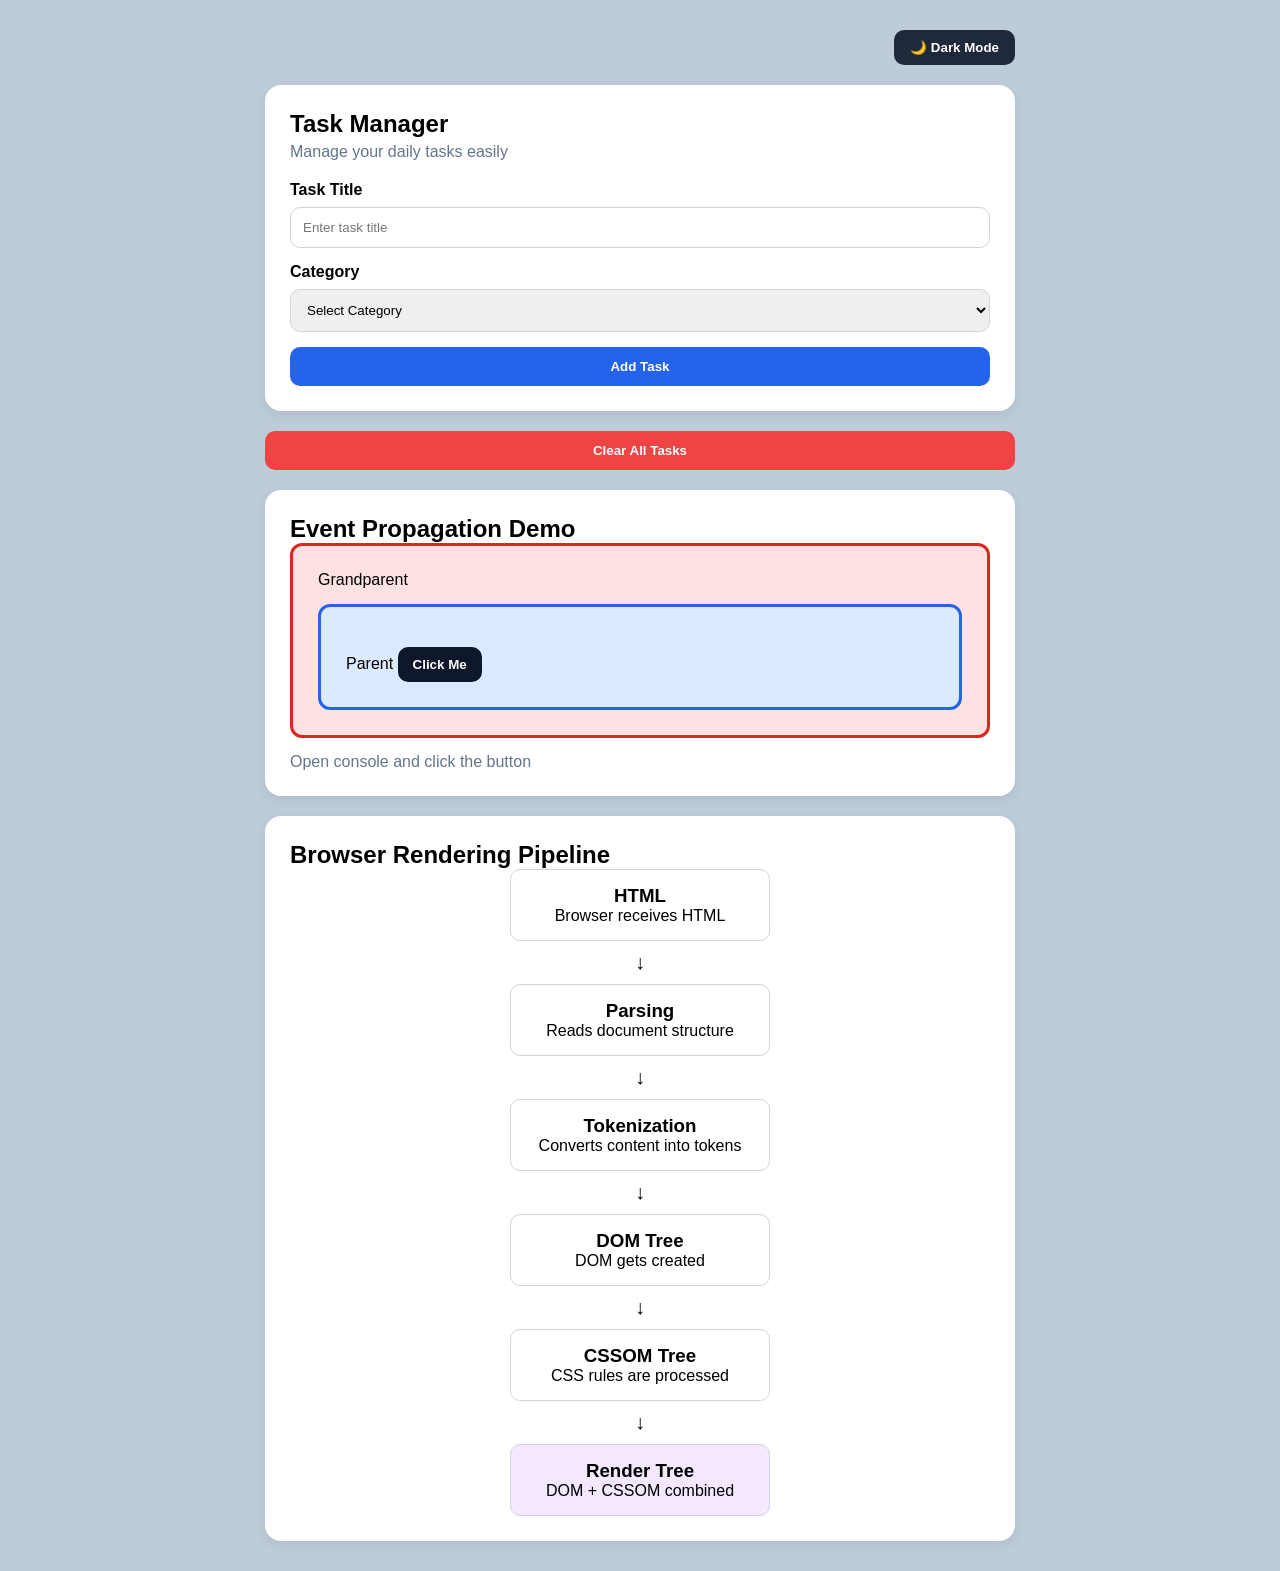
<file: Assignment A7/index.html>
<!doctype html>
<html lang="en">
  <head>
    <meta charset="UTF-8" />
    <meta name="viewport" content="width=device-width, initial-scale=1.0" />
    <title>Task Manager</title>
    <link rel="stylesheet" href="style.css" />
  </head>
  <body>
    <main>
      <button id="themeBtn">🌙 Dark Mode</button>

      <section id="taskForm">
        <h1 class="title">Task Manager</h1>
        <p class="subtitle">Manage your daily tasks easily</p>

        <label>Task Title</label>
        <input type="text" id="taskInput" placeholder="Enter task title" />

        <label>Category</label>

        <select id="category">
          <option>Select Category</option>
          <option>Work</option>
          <option>Personal</option>
          <option>Just do it</option>
        </select>

        <button id="addBtn">Add Task</button>
      </section>

      <section id="taskList"></section>

      <button id="clearBtn">Clear All Tasks</button>

      <section id="event-demo">
        <h2>Event Propagation Demo</h2>

        <div id="grandparent">
          Grandparent

          <div id="parent">
            Parent

            <button id="child">Click Me</button>
          </div>
        </div>

        <p class="info">Open console and click the button</p>
      </section>

      <section id="browser-pipeline">
        <h2>Browser Rendering Pipeline</h2>

        <div class="pipeline">
          <div class="step">
            <h3>HTML</h3>
            <p>Browser receives HTML</p>
          </div>

          <div class="arrow">↓</div>

          <div class="step">
            <h3>Parsing</h3>
            <p>Reads document structure</p>
          </div>

          <div class="arrow">↓</div>

          <div class="step">
            <h3>Tokenization</h3>
            <p>Converts content into tokens</p>
          </div>

          <div class="arrow">↓</div>

          <div class="step">
            <h3>DOM Tree</h3>
            <p>DOM gets created</p>
          </div>

          <div class="arrow">↓</div>

          <div class="step">
            <h3>CSSOM Tree</h3>
            <p>CSS rules are processed</p>
          </div>

          <div class="arrow">↓</div>

          <div class="step merge">
            <h3>Render Tree</h3>
            <p>DOM + CSSOM combined</p>
          </div>
        </div>
      </section>
    </main>

    <script src="script.js"></script>
  </body>
</html>
</file>
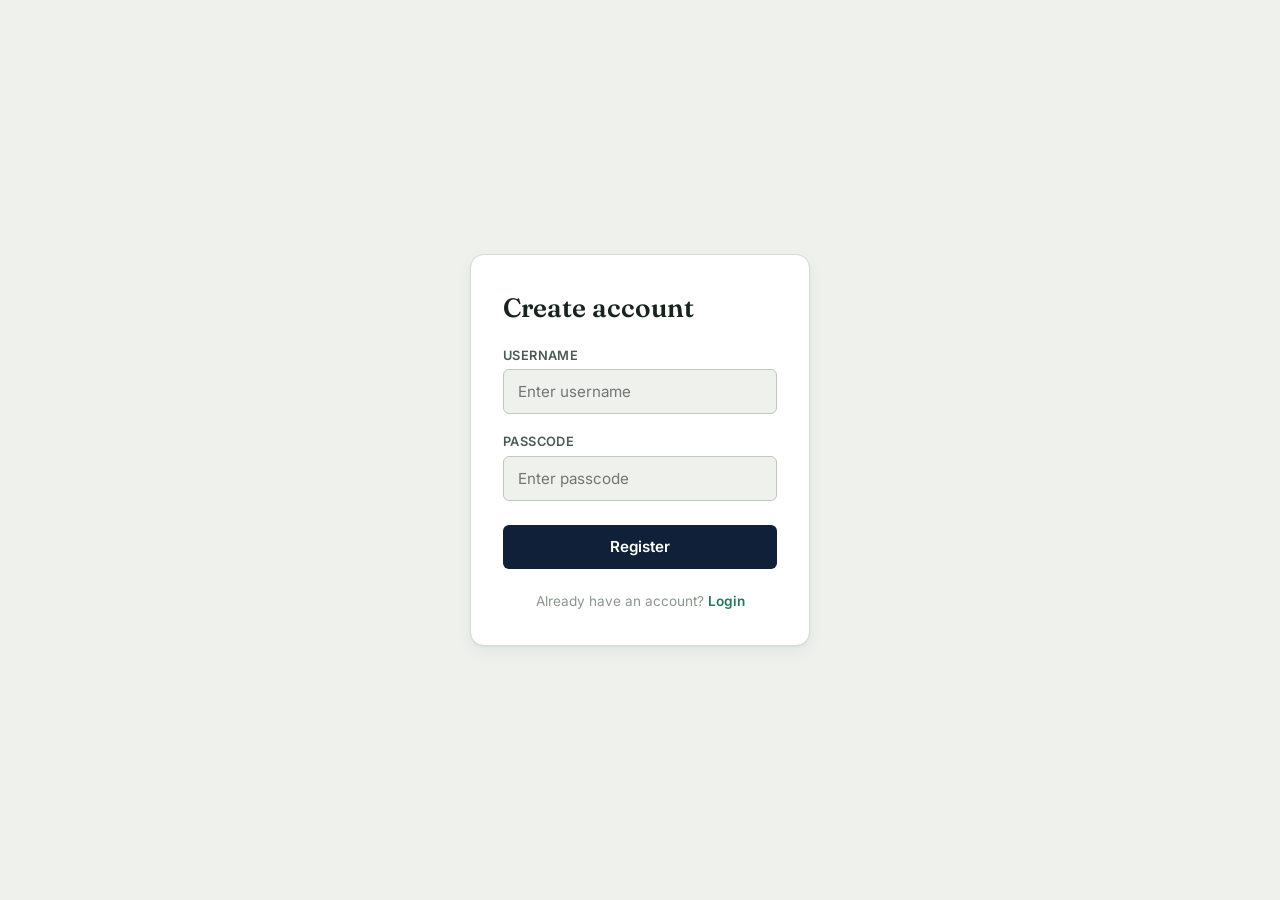
<file: docs/index.html>
<!doctype html>
<html lang="en">
  <head>
    <meta charset="UTF-8" />
    <meta name="viewport" content="width=device-width, initial-scale=1.0" />
    <title>FinTrack Pro</title>
    <link rel="preconnect" href="https://fonts.googleapis.com" />
    <link
      href="https://fonts.googleapis.com/css2?family=Fraunces:opsz,wght@9..144,400;9..144,500;9..144,600;9..144,700&family=Inter:wght@400;500;600;700&family=IBM+Plex+Mono:wght@400;500;600&display=swap"
      rel="stylesheet"
    />
    <link rel="stylesheet" href="style.css" />
  </head>
  <body>
    <main>
      <!--  AUTHENTICATION  -->
      <div class="container" id="authContainer">
        <div id="registrationdiv" class="auth-box">
          <h3>Create account</h3>

          <label for="reginput">Username</label>
          <input type="text" id="reginput" placeholder="Enter username" />

          <label for="regpass">Passcode</label>
          <input type="password" id="regpass" placeholder="Enter passcode" />

          <button id="register">Register</button>

          <p>Already have an account? <a href="#" class="toLogin">Login</a></p>
        </div>

        <div id="logindiv" class="auth-box">
          <h3>Welcome back</h3>

          <label for="logininput">Username</label>
          <input type="text" id="logininput" placeholder="Enter username" />

          <label for="loginpass">Passcode</label>
          <input type="password" id="loginpass" placeholder="Enter passcode" />

          <button id="login">Login</button>

          <p>
            Don't have an account? <a href="#" class="toRegister">Register</a>
          </p>
        </div>
      </div>

      <!--DASHBOARD-->
      <div id="dashboardcont" class="dashboardhidden">
        <aside id="side">
          <p class="brand">FinTrack Pro<br /><span>Enterprise Finance</span></p>

          <nav id="sidenav">
            <div id="dashboard" class="navitem active">
              <h3 id="dashboardbtn">
                <span class="navmark">01</span> Dashboard
              </h3>
            </div>
            <div id="settings" class="navitem">
              <h3 id="settingsbtn"><span class="navmark">02</span> Settings</h3>
            </div>
          </nav>

          <button id="addtransactionbtn">+ Add transaction</button>
        </aside>

        <div id="mainpanel">
          <!-- ---------- Dashboard page ---------- -->
          <section id="dashboardPage" class="page">
            <div id="logout-name">
              <h3 id="loggedInName">name</h3>
              <button id="logout">Logout</button>
            </div>

            <div id="overview">
              <h3>Financial overview</h3>
              <p>Real-time tracking, ledger style.</p>

              <div class="card card-balance">
                <span class="card-label">Current balance</span>
                <span class="card-value" id="statBalance">$0</span>
              </div>
              <div class="card card-income">
                <span class="card-label">Total income</span>
                <span class="card-value" id="statIncome">$0</span>
              </div>
              <div class="card card-expense">
                <span class="card-label">Total expense</span>
                <span class="card-value" id="statExpense">$0</span>
              </div>
              <div class="card card-count">
                <span class="card-label">Total transactions</span>
                <span class="card-value" id="statCount">0</span>
              </div>
            </div>

            <div id="chart-theme">
              <div id="graph">
                <canvas id="graphCanvas"></canvas>
              </div>
              <div id="theme">
                <h4>Preferences</h4>
                <p>Dark mode</p>
                <button id="changetheme">Switch theme</button>
                <hr />
                <button id="clearalldata">Reset data</button>
              </div>
            </div>

            <div id="displayalltransactiondiv">
              <h4>All transactions</h4>

              <input
                id="searchtransactions"
                type="text"
                placeholder="Search transactions"
              />

              <select id="searchtransactioncategory">
                <option value="All">All transactions</option>
                <option value="Income">Income</option>
                <option value="Expense">Expense</option>
              </select>

              <table id="transactiontable">
                <thead>
                  <tr>
                    <th>Type</th>
                    <th>Description</th>
                    <th>Amount</th>
                    <th>Date</th>
                    <th>Category</th>
                    <th>Action</th>
                  </tr>
                </thead>

                <tbody id="transactionbody"></tbody>
              </table>
              <p id="emptyState" class="empty-state hidden">
                No transactions yet — add your first one above.
              </p>
            </div>
          </section>

          <!-- ---------- Settings page ---------- -->
          <section id="settingsPage" class="page hidden">
            <h1>Settings</h1>
            <p>Manage your account profile and app formatting.</p>

            <div class="settings-card">
              <h2>Profile details</h2>

              <div class="row">
                <div class="input-group">
                  <label for="settingsName">Full name</label>
                  <input type="text" id="settingsName" />
                </div>

                <div class="input-group">
                  <label for="settingsCurrency">Primary currency</label>
                  <select id="settingsCurrency">
                    <option value="$">USD ($)</option>
                    <option value="€">EUR (€)</option>
                    <option value="£">GBP (£)</option>
                    <option value="₹">INR (₹)</option>
                    <option value="¥">JPY (¥)</option>
                  </select>
                </div>
              </div>

              <button id="saveSettings">Save changes</button>
            </div>
          </section>
        </div>
      </div>

      <div id="modalOverlay" class="modal-overlay hidden">
        <div id="transactioninputdiv" class="modal">
          <div class="modal-header">
            <h3 id="modalTitle">Add transaction</h3>
            <span id="close">&times;</span>
          </div>

          <label for="transactiontype">Type</label>
          <select id="transactiontype">
            <option>Income</option>
            <option>Expense</option>
          </select>

          <label for="transactiondesc">Description</label>
          <input
            type="text"
            id="transactiondesc"
            placeholder="e.g. Amazon Salary"
          />

          <label for="transactionamt">Amount</label>
          <input type="number" id="transactionamt" />

          <label for="transactiondate">Date</label>
          <input type="date" id="transactiondate" />

          <label for="transactioncategory">Category</label>
          <select id="transactioncategory">
            <option>Select Category</option>
            <option>Amazon</option>
            <option>Salary</option>
            <option>Shopping</option>
          </select>

          <button id="savetransaction">Save transaction</button>
        </div>
      </div>
    </main>

    <script src="script.js"></script>
  </body>
</html>
</file>
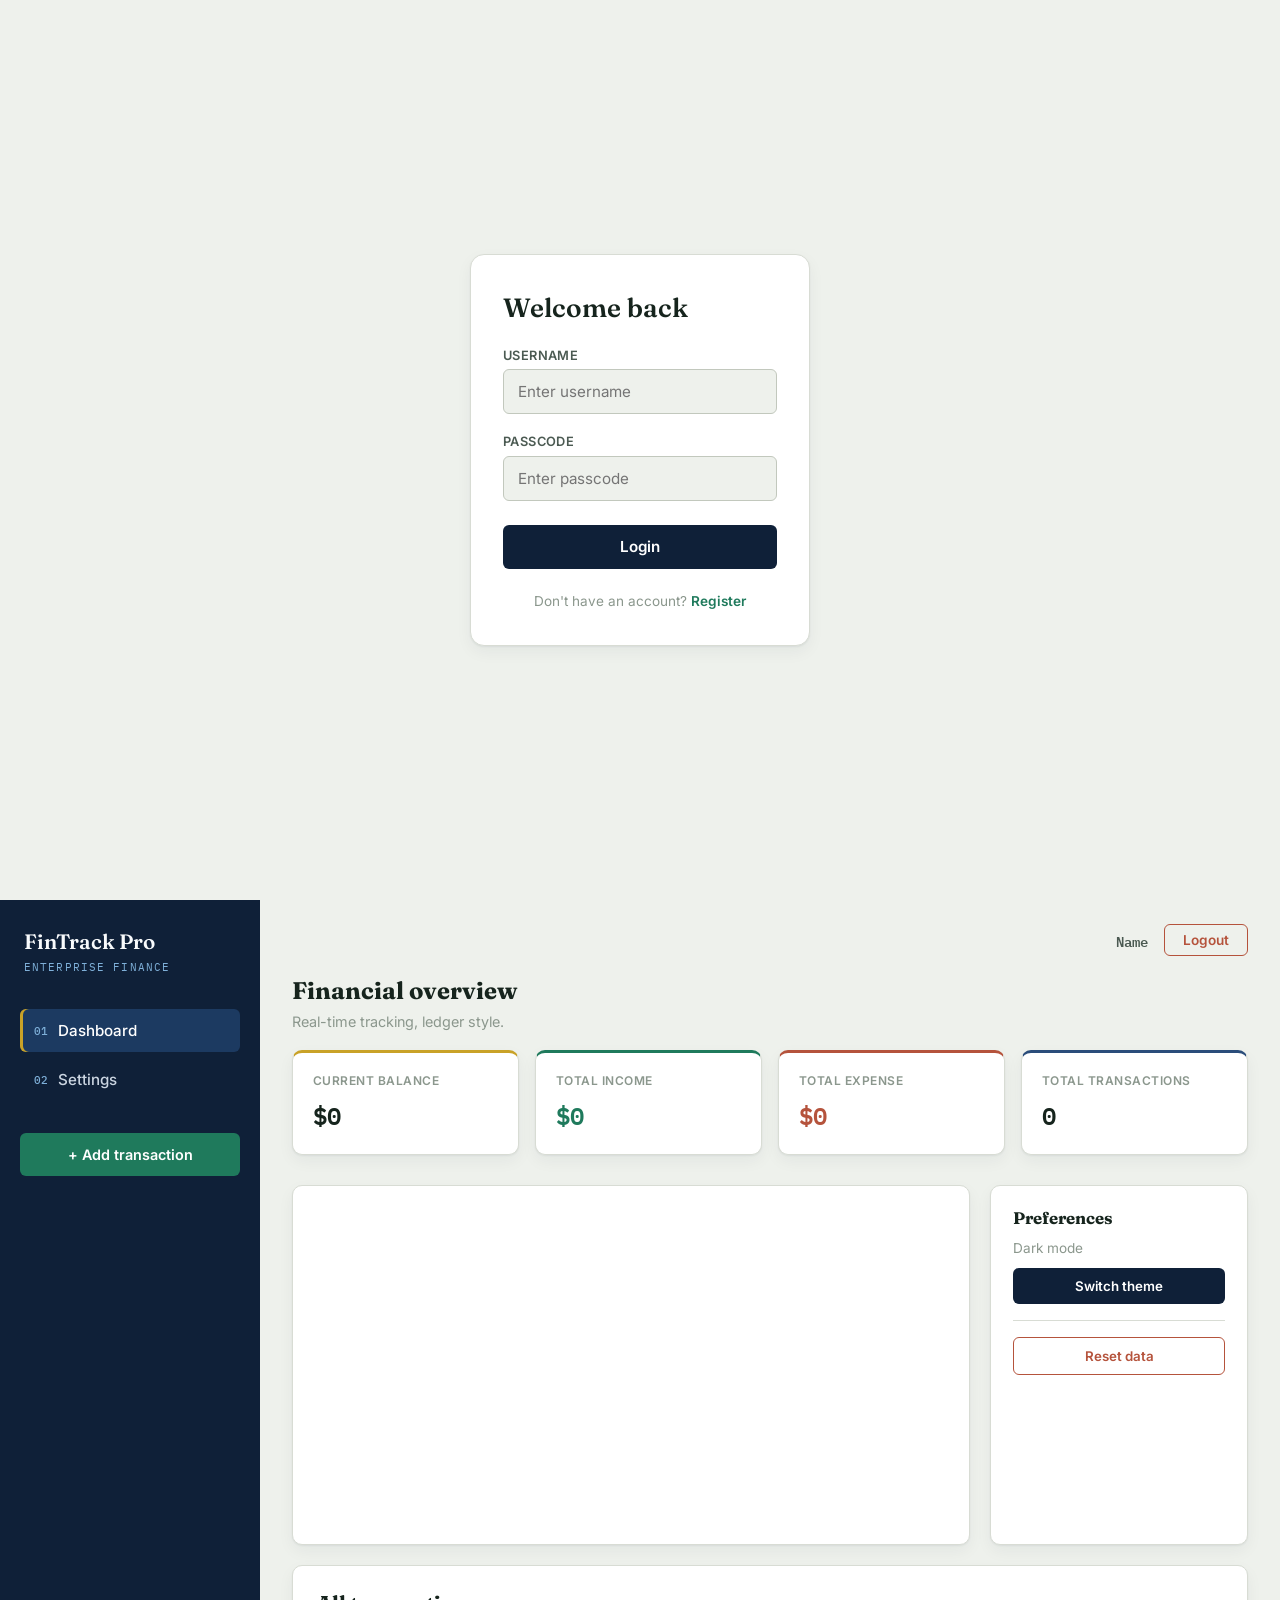
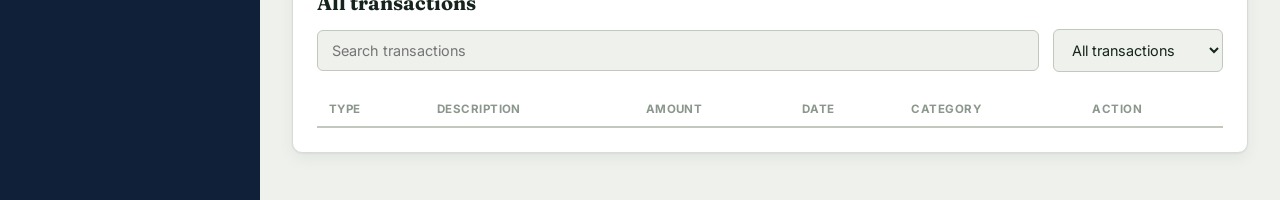
<file: Assignment A8/Assignment A8.html>
<!doctype html>
<html lang="en">
  <head>
    <meta charset="UTF-8" />
    <meta name="viewport" content="width=device-width, initial-scale=1.0" />
    <title>FinTrack Pro</title>
    <link rel="preconnect" href="https://fonts.googleapis.com" />
    <link
      href="https://fonts.googleapis.com/css2?family=Fraunces:opsz,wght@9..144,400;9..144,500;9..144,600;9..144,700&family=Inter:wght@400;500;600;700&family=IBM+Plex+Mono:wght@400;500;600&display=swap"
      rel="stylesheet"
    />
    <link rel="stylesheet" href="Assignment A8.css" />
  </head>
  <body>
    <main>
      <!--  AUTHENTICATION -->
      <div class="container" id="authContainer">
        <div id="registrationdiv" class="auth-box">
          <h3>Create account</h3>

          <label for="reginput">Username</label>
          <input type="text" id="reginput" placeholder="Enter username" />

          <label for="regpass">Passcode</label>
          <input type="password" id="regpass" placeholder="Enter passcode" />

          <button id="register">Register</button>

          <p>Already have an account? <a href="#" class="toLogin">Login</a></p>
        </div>

        <div id="logindiv" class="auth-box">
          <h3>Welcome back</h3>

          <label for="logininput">Username</label>
          <input type="text" id="logininput" placeholder="Enter username" />

          <label for="loginpass">Passcode</label>
          <input type="password" id="loginpass" placeholder="Enter passcode" />

          <button id="login">Login</button>

          <p>
            Don't have an account? <a href="#" class="toRegister">Register</a>
          </p>
        </div>
      </div>

      <!--  DASHBOARD SHELL  -->
      <div id="dashboardcont" class="dashboardhidden">
        <aside id="side">
          <p class="brand">FinTrack Pro<br /><span>Enterprise Finance</span></p>

          <nav id="sidenav">
            <div id="dashboard" class="navitem active">
              <h3 id="dashboardbtn">
                <span class="navmark">01</span> Dashboard
              </h3>
            </div>
            <div id="settings" class="navitem">
              <h3 id="settingsbtn"><span class="navmark">02</span> Settings</h3>
            </div>
          </nav>

          <button id="addtransactionbtn">+ Add transaction</button>
        </aside>

        <div id="mainpanel">
          <!-- ---------- Dashboard page ---------- -->
          <section id="dashboardPage" class="page">
            <div id="logout-name">
              <h3 id="loggedInName">name</h3>
              <button id="logout">Logout</button>
            </div>

            <div id="overview">
              <h3>Financial overview</h3>
              <p>Real-time tracking, ledger style.</p>

              <div class="card card-balance">
                <span class="card-label">Current balance</span>
                <span class="card-value" id="statBalance">$0</span>
              </div>
              <div class="card card-income">
                <span class="card-label">Total income</span>
                <span class="card-value" id="statIncome">$0</span>
              </div>
              <div class="card card-expense">
                <span class="card-label">Total expense</span>
                <span class="card-value" id="statExpense">$0</span>
              </div>
              <div class="card card-count">
                <span class="card-label">Total transactions</span>
                <span class="card-value" id="statCount">0</span>
              </div>
            </div>

            <div id="chart-theme">
              <div id="graph">
                <canvas id="graphCanvas"></canvas>
              </div>
              <div id="theme">
                <h4>Preferences</h4>
                <p>Dark mode</p>
                <button id="changetheme">Switch theme</button>
                <hr />
                <button id="clearalldata">Reset data</button>
              </div>
            </div>

            <div id="displayalltransactiondiv">
              <h4>All transactions</h4>

              <input
                id="searchtransactions"
                type="text"
                placeholder="Search transactions"
              />

              <select id="searchtransactioncategory">
                <option value="All">All transactions</option>
                <option value="Income">Income</option>
                <option value="Expense">Expense</option>
              </select>

              <table id="transactiontable">
                <thead>
                  <tr>
                    <th>Type</th>
                    <th>Description</th>
                    <th>Amount</th>
                    <th>Date</th>
                    <th>Category</th>
                    <th>Action</th>
                  </tr>
                </thead>

                <tbody id="transactionbody"></tbody>
              </table>
              <p id="emptyState" class="empty-state hidden">
                No transactions yet — add your first one above.
              </p>
            </div>
          </section>

          <!-- ---------- Settings page ---------- -->
          <section id="settingsPage" class="page hidden">
            <h1>Settings</h1>
            <p>Manage your account profile and app formatting.</p>

            <div class="settings-card">
              <h2>Profile details</h2>

              <div class="row">
                <div class="input-group">
                  <label for="settingsName">Full name</label>
                  <input type="text" id="settingsName" />
                </div>

                <div class="input-group">
                  <label for="settingsCurrency">Primary currency</label>
                  <select id="settingsCurrency">
                    <option value="$">USD ($)</option>
                    <option value="€">EUR (€)</option>
                    <option value="£">GBP (£)</option>
                    <option value="₹">INR (₹)</option>
                    <option value="¥">JPY (¥)</option>
                  </select>
                </div>
              </div>

              <button id="saveSettings">Save changes</button>
            </div>
          </section>
        </div>
      </div>

      <!--  TRANSACTION   -->
      <div id="modalOverlay" class="modal-overlay hidden">
        <div id="transactioninputdiv" class="modal">
          <div class="modal-header">
            <h3 id="modalTitle">Add transaction</h3>
            <span id="close">&times;</span>
          </div>

          <label for="transactiontype">Type</label>
          <select id="transactiontype">
            <option>Income</option>
            <option>Expense</option>
          </select>

          <label for="transactiondesc">Description</label>
          <input
            type="text"
            id="transactiondesc"
            placeholder="e.g. Amazon Salary"
          />

          <label for="transactionamt">Amount</label>
          <input type="number" id="transactionamt" />

          <label for="transactiondate">Date</label>
          <input type="date" id="transactiondate" />

          <label for="transactioncategory">Category</label>
          <select id="transactioncategory">
            <option>Select Category</option>
            <option>Amazon</option>
            <option>Salary</option>
            <option>Shopping</option>
          </select>

          <button id="savetransaction">Save transaction</button>
        </div>
      </div>
    </main>

    <script src="Assignment A8.js"></script>
  </body>
</html>
</file>
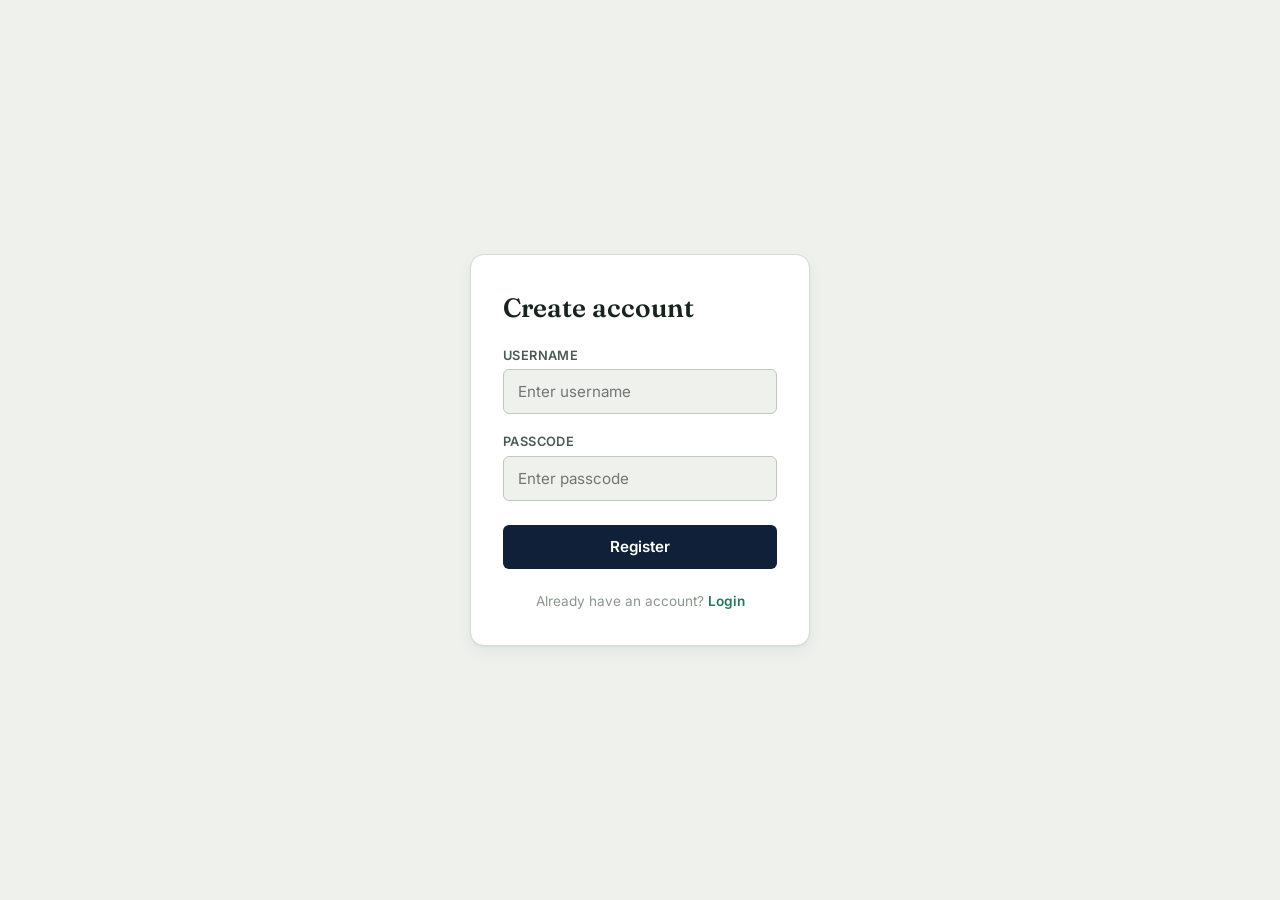
<file: Assignment A8/AssignmentA8.html>
<!doctype html>
<html lang="en">
  <head>
    <meta charset="UTF-8" />
    <meta name="viewport" content="width=device-width, initial-scale=1.0" />
    <title>FinTrack Pro</title>
    <link rel="preconnect" href="https://fonts.googleapis.com" />
    <link
      href="https://fonts.googleapis.com/css2?family=Fraunces:opsz,wght@9..144,400;9..144,500;9..144,600;9..144,700&family=Inter:wght@400;500;600;700&family=IBM+Plex+Mono:wght@400;500;600&display=swap"
      rel="stylesheet"
    />
    <link rel="stylesheet" href="AssignmentA8.css" />
  </head>
  <body>
    <main>
      <!--  AUTHENTICATION  -->
      <div class="container" id="authContainer">
        <div id="registrationdiv" class="auth-box">
          <h3>Create account</h3>

          <label for="reginput">Username</label>
          <input type="text" id="reginput" placeholder="Enter username" />

          <label for="regpass">Passcode</label>
          <input type="password" id="regpass" placeholder="Enter passcode" />

          <button id="register">Register</button>

          <p>Already have an account? <a href="#" class="toLogin">Login</a></p>
        </div>

        <div id="logindiv" class="auth-box">
          <h3>Welcome back</h3>

          <label for="logininput">Username</label>
          <input type="text" id="logininput" placeholder="Enter username" />

          <label for="loginpass">Passcode</label>
          <input type="password" id="loginpass" placeholder="Enter passcode" />

          <button id="login">Login</button>

          <p>
            Don't have an account? <a href="#" class="toRegister">Register</a>
          </p>
        </div>
      </div>

      <!--DASHBOARD-->
      <div id="dashboardcont" class="dashboardhidden">
        <aside id="side">
          <p class="brand">FinTrack Pro<br /><span>Enterprise Finance</span></p>

          <nav id="sidenav">
            <div id="dashboard" class="navitem active">
              <h3 id="dashboardbtn">
                <span class="navmark">01</span> Dashboard
              </h3>
            </div>
            <div id="settings" class="navitem">
              <h3 id="settingsbtn"><span class="navmark">02</span> Settings</h3>
            </div>
          </nav>

          <button id="addtransactionbtn">+ Add transaction</button>
        </aside>

        <div id="mainpanel">
          <!-- ---------- Dashboard page ---------- -->
          <section id="dashboardPage" class="page">
            <div id="logout-name">
              <h3 id="loggedInName">name</h3>
              <button id="logout">Logout</button>
            </div>

            <div id="overview">
              <h3>Financial overview</h3>
              <p>Real-time tracking, ledger style.</p>

              <div class="card card-balance">
                <span class="card-label">Current balance</span>
                <span class="card-value" id="statBalance">$0</span>
              </div>
              <div class="card card-income">
                <span class="card-label">Total income</span>
                <span class="card-value" id="statIncome">$0</span>
              </div>
              <div class="card card-expense">
                <span class="card-label">Total expense</span>
                <span class="card-value" id="statExpense">$0</span>
              </div>
              <div class="card card-count">
                <span class="card-label">Total transactions</span>
                <span class="card-value" id="statCount">0</span>
              </div>
            </div>

            <div id="chart-theme">
              <div id="graph">
                <canvas id="graphCanvas"></canvas>
              </div>
              <div id="theme">
                <h4>Preferences</h4>
                <p>Dark mode</p>
                <button id="changetheme">Switch theme</button>
                <hr />
                <button id="clearalldata">Reset data</button>
              </div>
            </div>

            <div id="displayalltransactiondiv">
              <h4>All transactions</h4>

              <input
                id="searchtransactions"
                type="text"
                placeholder="Search transactions"
              />

              <select id="searchtransactioncategory">
                <option value="All">All transactions</option>
                <option value="Income">Income</option>
                <option value="Expense">Expense</option>
              </select>

              <table id="transactiontable">
                <thead>
                  <tr>
                    <th>Type</th>
                    <th>Description</th>
                    <th>Amount</th>
                    <th>Date</th>
                    <th>Category</th>
                    <th>Action</th>
                  </tr>
                </thead>

                <tbody id="transactionbody"></tbody>
              </table>
              <p id="emptyState" class="empty-state hidden">
                No transactions yet — add your first one above.
              </p>
            </div>
          </section>

          <!-- ---------- Settings page ---------- -->
          <section id="settingsPage" class="page hidden">
            <h1>Settings</h1>
            <p>Manage your account profile and app formatting.</p>

            <div class="settings-card">
              <h2>Profile details</h2>

              <div class="row">
                <div class="input-group">
                  <label for="settingsName">Full name</label>
                  <input type="text" id="settingsName" />
                </div>

                <div class="input-group">
                  <label for="settingsCurrency">Primary currency</label>
                  <select id="settingsCurrency">
                    <option value="$">USD ($)</option>
                    <option value="€">EUR (€)</option>
                    <option value="£">GBP (£)</option>
                    <option value="₹">INR (₹)</option>
                    <option value="¥">JPY (¥)</option>
                  </select>
                </div>
              </div>

              <button id="saveSettings">Save changes</button>
            </div>
          </section>
        </div>
      </div>

      <div id="modalOverlay" class="modal-overlay hidden">
        <div id="transactioninputdiv" class="modal">
          <div class="modal-header">
            <h3 id="modalTitle">Add transaction</h3>
            <span id="close">&times;</span>
          </div>

          <label for="transactiontype">Type</label>
          <select id="transactiontype">
            <option>Income</option>
            <option>Expense</option>
          </select>

          <label for="transactiondesc">Description</label>
          <input
            type="text"
            id="transactiondesc"
            placeholder="e.g. Amazon Salary"
          />

          <label for="transactionamt">Amount</label>
          <input type="number" id="transactionamt" />

          <label for="transactiondate">Date</label>
          <input type="date" id="transactiondate" />

          <label for="transactioncategory">Category</label>
          <select id="transactioncategory">
            <option>Select Category</option>
            <option>Amazon</option>
            <option>Salary</option>
            <option>Shopping</option>
          </select>

          <button id="savetransaction">Save transaction</button>
        </div>
      </div>
    </main>

    <script src="AssignmentA8.js"></script>
  </body>
</html>
</file>
<file: Assignment A7/style.css>
*{
  margin:0;
  padding:0;
  box-sizing:border-box;
  font-family:Segoe UI,sans-serif;
}

body{
  background:#beccda;
  min-height:100vh;
  display:flex;
  justify-content:center;
  padding:30px;
  transition:.3s;
}

main{
  width:100%;
  max-width:750px;
  display:flex;
  flex-direction:column;
  gap:20px;
}

#taskForm,
#taskList,
#event-demo,
#browser-pipeline{
  background:white;
  padding:25px;
  border-radius:16px;
  box-shadow:0 4px 12px rgba(0,0,0,.08);
}

.title{
  margin-bottom:5px;
}

.subtitle{
  color:#64748b;
  margin-bottom:20px;
}

label{
  display:block;
  margin-bottom:8px;
  font-weight:600;
}

input,
select{
  width:100%;
  padding:12px;
  margin-bottom:15px;
  border:1px solid #d1d5db;
  border-radius:10px;
}

input:focus,
select:focus{
  outline:none;
  border-color:#3b82f6;
}

button{
  border:none;
  cursor:pointer;
  border-radius:10px;
  font-weight:600;
  transition:.2s;
}

button:hover{
  opacity:.9;
}

#themeBtn{
  align-self:flex-end;
  padding:10px 16px;
  background:#1e293b;
  color:white;
}

#addBtn{
  width:100%;
  padding:12px;
  background:#2563eb;
  color:white;
}

#clearBtn{
  width:100%;
  padding:12px;
  background:#ef4444;
  color:white;
}

#taskList{
  display:none;
}

.task-card{
  background:#f8fafc;
  padding:16px;
  border-left:5px solid #2563eb;
  border-radius:10px;
  margin-bottom:12px;
}

.task-card h3{
  margin-bottom:10px;
}

.tag{
  display:inline-block;
  padding:5px 12px;
  border-radius:20px;
  background:#dbeafe;
  color:#2563eb;
  font-size:.8rem;
  font-weight:600;
}

.task-actions{
  margin-top:15px;
  display:flex;
  gap:10px;
}

.editBtn{
  background:#f59e0b;
  color:white;
  padding:8px 12px;
}

.doneBtn{
  background:#22c55e;
  color:white;
  padding:8px 12px;
}

.deleteBtn{
  background:#ef4444;
  color:white;
  padding:8px 12px;
}

#grandparent{
  padding:25px;
  background:#fee2e2;
  border:3px solid #dc2626;
  border-radius:12px;
}

#parent{
  margin-top:15px;
  padding:25px;
  background:#dbeafe;
  border:3px solid #2563eb;
  border-radius:12px;
}

#child{
  margin-top:15px;
  padding:10px 15px;
  background:#0f172a;
  color:white;
}

.info{
  margin-top:15px;
  color:#64748b;
}

.pipeline{
  display:flex;
  flex-direction:column;
  align-items:center;
  gap:10px;
}

.step{
  width:260px;
  text-align:center;
  background:white;
  padding:15px;
  border:1px solid #d1d5db;
  border-radius:10px;
  transition:.3s;
}

.step:hover{
  transform:translateY(-5px);
  box-shadow:0 8px 15px rgba(0,0,0,.1);
}

.arrow{
  font-size:20px;
}

.merge{
  background:#f3e8ff;
}

/* Dark Theme */

body.dark-mode{
  background:#0f172a;
  color:#e2e8f0;
}

body.dark-mode #taskForm,
body.dark-mode #taskList,
body.dark-mode #event-demo,
body.dark-mode #browser-pipeline{
  background:#1e293b;
  border:1px solid #334155;
}

body.dark-mode input,
body.dark-mode select{
  background:#334155;
  color:white;
  border-color:#475569;
}

body.dark-mode .subtitle{
  color:#94a3b8;
}

body.dark-mode .task-card{
  background:#334155;
}

body.dark-mode .tag{
  background:#1d4ed8;
  color:white;
}

body.dark-mode .step{
  background:#334155;
  border-color:#475569;
}

body.dark-mode #themeBtn{
  background:white;
  color:#0f172a;
}
</file>
<file: docs/style.css>
* {
  box-sizing: border-box;
  margin: 0;
  padding: 0;
}

body {
  background-color: #eef1ec;
  color: #16241d;
  font-family:
    "Inter",
    -apple-system,
    BlinkMacSystemFont,
    "Segoe UI",
    sans-serif;
  min-height: 100vh;
  transition:
    background-color 0.25s ease,
    color 0.25s ease;
}

.hidden {
  display: none !important;
}

button {
  font-family: inherit;
  cursor: pointer;
}

input,
select {
  font-family: inherit;
}

.container {
  display: flex;
  align-items: center;
  justify-content: center;
  gap: 2rem;
  flex-wrap: wrap;
  min-height: 100vh;
  padding: 20px;
}

.auth-box {
  background-color: #ffffff;
  width: 100%;
  max-width: 340px;
  padding: 2.25rem 2rem;
  border-radius: 14px;
  border: 1px solid #d8dcd4;
  box-shadow:
    0 1px 2px rgba(15, 32, 56, 0.06),
    0 6px 16px rgba(15, 32, 56, 0.05);
  display: flex;
  flex-direction: column;
}

.auth-eyebrow {
  font-family: "IBM Plex Mono", "SFMono-Regular", Consolas, monospace;
  font-size: 0.7rem;
  letter-spacing: 0.12em;
  text-transform: uppercase;
  color: #c9a227;
  margin-bottom: 0.75rem;
}

.auth-box h3 {
  font-family: "Fraunces", Georgia, serif;
  font-weight: 600;
  margin-bottom: 1.5rem;
  color: #16241d;
  font-size: 1.65rem;
}

.auth-box label {
  font-size: 0.8rem;
  font-weight: 600;
  margin-bottom: 0.4rem;
  color: #4b5a52;
  text-transform: uppercase;
  letter-spacing: 0.03em;
}

.auth-box input {
  width: 100%;
  padding: 0.75rem 0.9rem;
  margin-bottom: 1.25rem;
  border: 1px solid #c2c8bd;
  border-radius: 6px;
  font-size: 0.95rem;
  outline: none;
  background: #eef1ec;
  color: #16241d;
  transition:
    border-color 0.2s ease,
    box-shadow 0.2s ease;
}

.auth-box input:focus-visible {
  border-color: #2a4d7a;
  box-shadow: 0 0 0 3px rgba(42, 77, 122, 0.15);
}

.auth-box button {
  width: 100%;
  padding: 0.8rem;
  background-color: #0f2038;
  color: #fff;
  border: none;
  border-radius: 6px;
  font-size: 0.95rem;
  font-weight: 600;
  transition: background-color 0.2s ease;
  margin-top: 0.25rem;
}

.auth-box button:hover {
  background-color: #1c3a61;
}

.auth-box p {
  text-align: center;
  margin-top: 1.5rem;
  font-size: 0.85rem;
  color: #8b978d;
}

.auth-box a {
  color: #1f7a5c;
  text-decoration: none;
  font-weight: 600;
}

.auth-box a:hover {
  text-decoration: underline;
}

#logindiv {
  display: none;
}

#dashboardcont.dashboardhidden {
  display: none;
}

#dashboardcont {
  display: grid;
  grid-template-columns: 260px 1fr;
  min-height: 100vh;
}

/* ---------- Sidebar ---------- */
#side {
  background-color: #0f2038;
  color: #f8fafc;
  padding: 28px 20px;
  display: flex;
  flex-direction: column;
  gap: 6px;
  position: sticky;
  top: 0;
  height: 100vh;
}

.brand {
  font-family: "Fraunces", Georgia, serif;
  font-size: 1.3rem;
  font-weight: 600;
  margin: 0 4px 28px 4px;
  line-height: 1.35;
  color: #f8fafc;
}

.brand span {
  display: block;
  font-family: "IBM Plex Mono", "SFMono-Regular", Consolas, monospace;
  font-size: 0.7rem;
  font-weight: 400;
  letter-spacing: 0.1em;
  text-transform: uppercase;
  color: #7fb0d9;
  margin-top: 4px;
}

#sidenav {
  display: flex;
  flex-direction: column;
  gap: 6px;
}

.navitem h3 {
  font-size: 0.95rem;
  font-weight: 500;
  padding: 12px 14px;
  margin: 0;
  border-radius: 6px;
  cursor: pointer;
  color: #cbd5e1;
  transition:
    background-color 0.15s ease,
    color 0.15s ease;
  display: flex;
  align-items: center;
  gap: 10px;
}

.navmark {
  font-family: "IBM Plex Mono", "SFMono-Regular", Consolas, monospace;
  font-size: 0.7rem;
  color: #7fb0d9;
}

.navitem h3:hover {
  background-color: #1c3a61;
  color: #fff;
}

.navitem.active h3 {
  background-color: #1c3a61;
  color: #fff;
  box-shadow: inset 3px 0 0 #c9a227;
}

#addtransactionbtn {
  margin-top: 26px;
  background-color: #1f7a5c;
  color: white;
  border: none;
  padding: 13px;
  border-radius: 6px;
  font-weight: 600;
  font-size: 0.9rem;
  transition:
    background-color 0.2s ease,
    transform 0.1s ease;
}

#addtransactionbtn:hover {
  background-color: #17603f;
}

#addtransactionbtn:active {
  transform: scale(0.98);
}

#mainpanel {
  min-width: 0;
}

.page {
  animation: fadeIn 0.2s ease;
}

@keyframes fadeIn {
  from {
    opacity: 0;
    transform: translateY(4px);
  }
  to {
    opacity: 1;
    transform: translateY(0);
  }
}

#settingsPage {
  padding: 28px 32px;
}

#settingsPage h1 {
  font-family: "Fraunces", Georgia, serif;
  font-size: 1.9rem;
  margin-bottom: 6px;
}

#settingsPage > p {
  color: #4b5a52;
  margin-bottom: 24px;
}

.settings-card {
  background: #ffffff;
  border: 1px solid #d8dcd4;
  border-radius: 14px;
  box-shadow:
    0 1px 2px rgba(15, 32, 56, 0.06),
    0 6px 16px rgba(15, 32, 56, 0.05);
  padding: 28px;
  max-width: 640px;
}

.settings-card h2 {
  font-family: "Fraunces", Georgia, serif;
  font-size: 1.2rem;
  margin-bottom: 20px;
}

.row {
  display: flex;
  gap: 20px;
  flex-wrap: wrap;
  margin-bottom: 20px;
}

.input-group {
  flex: 1;
  min-width: 200px;
  display: flex;
  flex-direction: column;
  gap: 6px;
}

.input-group label {
  font-size: 0.8rem;
  font-weight: 600;
  color: #4b5a52;
  text-transform: uppercase;
  letter-spacing: 0.03em;
}

.input-group input,
.input-group select {
  padding: 0.65rem 0.8rem;
  border: 1px solid #c2c8bd;
  border-radius: 6px;
  background: #eef1ec;
  color: #16241d;
  font-size: 0.95rem;
}

#saveSettings {
  background-color: #0f2038;
  color: #fff;
  border: none;
  padding: 0.75rem 1.5rem;
  border-radius: 6px;
  font-weight: 600;
  transition: background-color 0.2s ease;
}

#saveSettings:hover {
  background-color: #1c3a61;
}

#logout-name {
  display: flex;
  justify-content: flex-end;
  align-items: center;
  padding: 24px 32px 0 32px;
  gap: 16px;
}

#logout-name h3 {
  font-family: "IBM Plex Mono", "SFMono-Regular", Consolas, monospace;
  font-size: 0.9rem;
  font-weight: 600;
  text-transform: capitalize;
  color: #4b5a52;
}

#logout {
  background-color: transparent;
  color: #b5533c;
  border: 1px solid #b5533c;
  padding: 7px 18px;
  border-radius: 6px;
  font-weight: 600;
  font-size: 0.85rem;
  transition:
    background-color 0.2s ease,
    color 0.2s ease;
}

#logout:hover {
  background-color: #b5533c;
  color: #fff;
}

/* ---------- Overview  ---------- */
#overview {
  padding: 20px 32px;
  display: grid;
  grid-template-columns: repeat(4, 1fr);
  gap: 16px;
}

#overview h3 {
  grid-column: 1 / -1;
  font-family: "Fraunces", Georgia, serif;
  margin: 0;
  font-size: 1.5rem;
  color: #16241d;
}

#overview > p {
  grid-column: 1 / -1;
  margin: -8px 0 4px 0;
  color: #8b978d;
  font-size: 0.9rem;
}

.card {
  background-color: #ffffff;
  padding: 20px;
  border-radius: 10px;
  box-shadow:
    0 1px 2px rgba(15, 32, 56, 0.06),
    0 6px 16px rgba(15, 32, 56, 0.05);
  border: 1px solid #d8dcd4;
  display: flex;
  flex-direction: column;
  gap: 8px;
  border-top: 3px solid #2a4d7a;
}

.card-label {
  font-size: 0.75rem;
  font-weight: 600;
  text-transform: uppercase;
  letter-spacing: 0.04em;
  color: #8b978d;
}

.card-value {
  font-family: "IBM Plex Mono", "SFMono-Regular", Consolas, monospace;
  font-size: 1.5rem;
  font-weight: 600;
  font-variant-numeric: tabular-nums;
  color: #16241d;
}

.card-balance {
  border-top-color: #c9a227;
}

.card-income {
  border-top-color: #1f7a5c;
}

.card-income .card-value {
  color: #1f7a5c;
}

.card-expense {
  border-top-color: #b5533c;
}

.card-expense .card-value {
  color: #b5533c;
}

/* ---------- Chart + theme  ---------- */
#chart-theme {
  padding: 10px 32px 20px 32px;
  display: flex;
  gap: 20px;
  align-items: stretch;
}

#graph {
  flex: 3;
  background-color: #ffffff;
  border-radius: 10px;
  padding: 20px;
  box-shadow:
    0 1px 2px rgba(15, 32, 56, 0.06),
    0 6px 16px rgba(15, 32, 56, 0.05);
  border: 1px solid #d8dcd4;
  min-height: 240px;
  display: flex;
  align-items: stretch;
  justify-content: center;
}

#graphCanvas {
  width: 100%;
  height: 100%;
}

#theme {
  flex: 1;
  min-width: 200px;
  background-color: #ffffff;
  border-radius: 10px;
  padding: 22px;
  box-shadow:
    0 1px 2px rgba(15, 32, 56, 0.06),
    0 6px 16px rgba(15, 32, 56, 0.05);
  border: 1px solid #d8dcd4;
  display: flex;
  flex-direction: column;
  gap: 12px;
}

#theme h4 {
  font-family: "Fraunces", Georgia, serif;
  font-size: 1.05rem;
}

#theme > p {
  color: #8b978d;
  font-size: 0.85rem;
}

#changetheme {
  background-color: #0f2038;
  color: white;
  border: none;
  padding: 10px;
  border-radius: 6px;
  font-weight: 600;
  transition: background-color 0.2s ease;
}

#changetheme:hover {
  background-color: #1c3a61;
}

#theme hr {
  border: none;
  border-top: 1px solid #d8dcd4;
  margin: 4px 0;
}

#clearalldata {
  background-color: transparent;
  color: #b5533c;
  border: 1px solid #b5533c;
  padding: 10px;
  border-radius: 6px;
  font-weight: 600;
  transition:
    background-color 0.2s ease,
    color 0.2s ease;
}

#clearalldata:hover {
  background-color: #b5533c;
  color: #fff;
}

/* ---------- Transactions table ---------- */
#displayalltransactiondiv {
  margin: 0 32px 32px 32px;
  background-color: #ffffff;
  border-radius: 10px;
  padding: 24px;
  box-shadow:
    0 1px 2px rgba(15, 32, 56, 0.06),
    0 6px 16px rgba(15, 32, 56, 0.05);
  border: 1px solid #d8dcd4;
  display: flex;
  align-items: center;
  flex-wrap: wrap;
  gap: 14px;
}

#displayalltransactiondiv h4 {
  width: 100%;
  font-family: "Fraunces", Georgia, serif;
  font-size: 1.25rem;
  color: #16241d;
}

#searchtransactions {
  flex: 1;
  min-width: 180px;
  padding: 11px 14px;
  border: 1px solid #c2c8bd;
  border-radius: 6px;
  outline: none;
  font-size: 0.9rem;
  color: #16241d;
  background: #eef1ec;
}

#searchtransactions:focus-visible {
  border-color: #2a4d7a;
}

#searchtransactioncategory {
  padding: 11px 14px;
  border: 1px solid #c2c8bd;
  border-radius: 6px;
  background-color: #eef1ec;
  color: #16241d;
  outline: none;
  font-size: 0.9rem;
  min-width: 170px;
}

#transactiontable {
  width: 100%;
  border-collapse: collapse;
  margin-top: 6px;
  font-size: 0.9rem;
}

#transactiontable thead th {
  text-align: left;
  font-size: 0.72rem;
  text-transform: uppercase;
  letter-spacing: 0.04em;
  color: #8b978d;
  padding: 10px 12px;
  border-bottom: 2px solid #c2c8bd;
}

#transactiontable tbody td {
  padding: 12px;
  border-bottom: 1px solid #d8dcd4;
  color: #16241d;
  vertical-align: middle;
}

#transactiontable tbody tr:hover {
  background-color: #e6eae2;
}

#transactiontable td:nth-child(3) {
  font-family: "IBM Plex Mono", "SFMono-Regular", Consolas, monospace;
  font-variant-numeric: tabular-nums;
}

.type-pill {
  display: inline-block;
  padding: 3px 10px;
  border-radius: 999px;
  font-size: 0.72rem;
  font-weight: 600;
  text-transform: uppercase;
  letter-spacing: 0.03em;
}

.type-pill.income {
  background-color: #e4f1ec;
  color: #1f7a5c;
}

.type-pill.expense {
  background-color: #f6e9e5;
  color: #b5533c;
}

.action-btns {
  display: flex;
  gap: 6px;
}

.editbtn,
.deletebtn {
  border: 1px solid #c2c8bd;
  background: #eef1ec;
  color: #4b5a52;
  padding: 5px 11px;
  border-radius: 6px;
  font-size: 0.78rem;
  font-weight: 600;
  transition:
    background-color 0.15s ease,
    color 0.15s ease;
}

.editbtn:hover {
  border-color: #2a4d7a;
  color: #2a4d7a;
}

.deletebtn:hover {
  border-color: #b5533c;
  color: #b5533c;
}

.empty-state {
  width: 100%;
  text-align: center;
  padding: 24px 0 4px 0;
  color: #8b978d;
  font-size: 0.9rem;
}

.modal-overlay {
  position: fixed;
  inset: 0;
  background-color: rgba(15, 32, 56, 0.45);
  display: flex;
  align-items: center;
  justify-content: center;
  z-index: 50;
  backdrop-filter: blur(2px);
}

.modal {
  background-color: #ffffff;
  width: 100%;
  max-width: 400px;
  padding: 26px 28px 30px 28px;
  border-radius: 14px;
  box-shadow: 0 20px 50px rgba(15, 32, 56, 0.3);
  display: flex;
  flex-direction: column;
  gap: 4px;
}

.modal-header {
  display: flex;
  align-items: center;
  justify-content: space-between;
  margin-bottom: 14px;
}

.modal-header h3 {
  font-family: "Fraunces", Georgia, serif;
  font-size: 1.3rem;
}

#close {
  cursor: pointer;
  font-size: 1.3rem;
  line-height: 1;
  color: #8b978d;
  padding: 2px 8px;
  border-radius: 6px;
  transition:
    background-color 0.15s ease,
    color 0.15s ease;
}

#close:hover {
  background-color: #e6eae2;
  color: #16241d;
}

.modal label {
  font-size: 0.78rem;
  font-weight: 600;
  color: #4b5a52;
  text-transform: uppercase;
  letter-spacing: 0.03em;
  margin-bottom: 5px;
  margin-top: 10px;
  display: block;
}

.modal input,
.modal select {
  width: 100%;
  padding: 0.65rem 0.8rem;
  border: 1px solid #c2c8bd;
  border-radius: 6px;
  background: #eef1ec;
  color: #16241d;
  font-size: 0.92rem;
  outline: none;
}

.modal input:focus-visible,
.modal select:focus-visible {
  border-color: #2a4d7a;
}

#savetransaction {
  margin-top: 20px;
  background-color: #1f7a5c;
  color: white;
  border: none;
  padding: 0.8rem;
  border-radius: 6px;
  font-weight: 600;
  transition: background-color 0.2s ease;
}

#savetransaction:hover {
  background-color: #17603f;
}

@media (max-width: 900px) {
  #dashboardcont {
    grid-template-columns: 1fr;
  }

  #side {
    position: static;
    height: auto;
    flex-direction: row;
    flex-wrap: wrap;
    align-items: center;
  }

  .brand {
    margin-bottom: 0;
    margin-right: auto;
  }

  #sidenav {
    flex-direction: row;
  }

  #addtransactionbtn {
    margin-top: 0;
  }

  #overview {
    grid-template-columns: repeat(2, 1fr);
  }

  #chart-theme {
    flex-direction: column;
  }
}

@media (max-width: 520px) {
  #overview {
    grid-template-columns: 1fr;
  }

  #logout-name,
  #overview,
  #chart-theme,
  #displayalltransactiondiv {
    padding-left: 16px;
    padding-right: 16px;
  }
}

/* Respect reduced motion preference */
@media (prefers-reduced-motion: reduce) {
  * {
    animation: none !important;
    transition: none !important;
  }
}

body.theme-dark {
  background-color: #10151a;
  color: #e7ece7;
  color-scheme: dark;
}

body.theme-dark .auth-box {
  background-color: #171e24;
  border-color: #2a3138;
  box-shadow:
    0 1px 2px rgba(0, 0, 0, 0.3),
    0 6px 20px rgba(0, 0, 0, 0.35);
}
body.theme-dark .auth-box h3 {
  color: #e7ece7;
}
body.theme-dark .auth-box label {
  color: #a9b3ac;
}
body.theme-dark .auth-box input {
  border-color: #3a434b;
  background: #10151a;
  color: #e7ece7;
}
body.theme-dark .auth-box input:focus-visible {
  border-color: #1f3a5c;
}
body.theme-dark .auth-box button {
  background-color: #0b1420;
}
body.theme-dark .auth-box button:hover {
  background-color: #16283f;
}
body.theme-dark .auth-box p {
  color: #6b756f;
}

body.theme-dark #side {
  background-color: #0b1420;
}
body.theme-dark .navitem h3:hover {
  background-color: #16283f;
}
body.theme-dark .navitem.active h3 {
  background-color: #16283f;
}

body.theme-dark #settingsPage > p {
  color: #a9b3ac;
}
body.theme-dark .settings-card {
  background: #171e24;
  border-color: #2a3138;
  box-shadow:
    0 1px 2px rgba(0, 0, 0, 0.3),
    0 6px 20px rgba(0, 0, 0, 0.35);
}
body.theme-dark .input-group label {
  color: #a9b3ac;
}
body.theme-dark .input-group input,
body.theme-dark .input-group select {
  border-color: #3a434b;
  background: #10151a;
  color: #e7ece7;
}
body.theme-dark #saveSettings {
  background-color: #0b1420;
}
body.theme-dark #saveSettings:hover {
  background-color: #16283f;
}

body.theme-dark #logout-name h3 {
  color: #a9b3ac;
}

body.theme-dark #overview h3 {
  color: #e7ece7;
}
body.theme-dark #overview > p {
  color: #6b756f;
}
body.theme-dark .card {
  background-color: #171e24;
  box-shadow:
    0 1px 2px rgba(0, 0, 0, 0.3),
    0 6px 20px rgba(0, 0, 0, 0.35);
  border-color: #2a3138;
  border-top-color: #1f3a5c;
}
body.theme-dark .card-label {
  color: #6b756f;
}
body.theme-dark .card-value {
  color: #e7ece7;
}

body.theme-dark #graph {
  background-color: #171e24;
  box-shadow:
    0 1px 2px rgba(0, 0, 0, 0.3),
    0 6px 20px rgba(0, 0, 0, 0.35);
  border-color: #2a3138;
}
body.theme-dark #theme {
  background-color: #171e24;
  box-shadow:
    0 1px 2px rgba(0, 0, 0, 0.3),
    0 6px 20px rgba(0, 0, 0, 0.35);
  border-color: #2a3138;
}
body.theme-dark #theme > p {
  color: #6b756f;
}
body.theme-dark #changetheme {
  background-color: #0b1420;
}
body.theme-dark #changetheme:hover {
  background-color: #16283f;
}
body.theme-dark #theme hr {
  border-top-color: #2a3138;
}

body.theme-dark #displayalltransactiondiv {
  background-color: #171e24;
  box-shadow:
    0 1px 2px rgba(0, 0, 0, 0.3),
    0 6px 20px rgba(0, 0, 0, 0.35);
  border-color: #2a3138;
}
body.theme-dark #displayalltransactiondiv h4 {
  color: #e7ece7;
}
body.theme-dark #searchtransactions {
  border-color: #3a434b;
  color: #e7ece7;
  background: #10151a;
}
body.theme-dark #searchtransactions:focus-visible {
  border-color: #1f3a5c;
}
body.theme-dark #searchtransactioncategory {
  border-color: #3a434b;
  background-color: #10151a;
  color: #e7ece7;
}
body.theme-dark #transactiontable thead th {
  color: #6b756f;
  border-bottom-color: #3a434b;
}
body.theme-dark #transactiontable tbody td {
  border-bottom-color: #2a3138;
  color: #e7ece7;
}
body.theme-dark #transactiontable tbody tr:hover {
  background-color: #1c242b;
}

body.theme-dark .type-pill.income {
  background-color: #123328;
}
body.theme-dark .type-pill.expense {
  background-color: #331f18;
}

body.theme-dark .editbtn,
body.theme-dark .deletebtn {
  border-color: #3a434b;
  background: #10151a;
  color: #a9b3ac;
}
body.theme-dark .editbtn:hover {
  border-color: #1f3a5c;
  color: #1f3a5c;
}
body.theme-dark .empty-state {
  color: #6b756f;
}

body.theme-dark .modal {
  background-color: #171e24;
}
body.theme-dark #close {
  color: #6b756f;
}
body.theme-dark #close:hover {
  background-color: #1c242b;
  color: #e7ece7;
}
body.theme-dark .modal label {
  color: #a9b3ac;
}
body.theme-dark .modal input,
body.theme-dark .modal select {
  border-color: #3a434b;
  background: #10151a;
  color: #e7ece7;
}
body.theme-dark .modal input:focus-visible,
body.theme-dark .modal select:focus-visible {
  border-color: #1f3a5c;
}
</file>
<file: Assignment A8/Assignment A8.css>
:root {
  --paper: #eef1ec;
  --paper-raised: #ffffff;
  --paper-inset: #e6eae2;

  --ink: #16241d;
  --ink-soft: #4b5a52;
  --ink-faint: #8b978d;

  --navy: #0f2038;
  --navy-light: #1c3a61;
  --navy-lighter: #2a4d7a;

  --emerald: #1f7a5c;
  --emerald-soft: #e4f1ec;
  --rust: #b5533c;
  --rust-soft: #f6e9e5;
  --gold: #c9a227;

  --line: #d8dcd4;
  --line-strong: #c2c8bd;

  --radius-sm: 6px;
  --radius-md: 10px;
  --radius-lg: 14px;

  --shadow-card:
    0 1px 2px rgba(15, 32, 56, 0.06), 0 6px 16px rgba(15, 32, 56, 0.05);

  --font-display: "Fraunces", Georgia, serif;
  --font-body:
    "Inter", -apple-system, BlinkMacSystemFont, "Segoe UI", sans-serif;
  --font-mono: "IBM Plex Mono", "SFMono-Regular", Consolas, monospace;

  color-scheme: light;
}

body.theme-dark {
  --paper: #10151a;
  --paper-raised: #171e24;
  --paper-inset: #1c242b;

  --ink: #e7ece7;
  --ink-soft: #a9b3ac;
  --ink-faint: #6b756f;

  --navy: #0b1420;
  --navy-light: #16283f;
  --navy-lighter: #1f3a5c;

  --emerald-soft: #123328;
  --rust-soft: #331f18;

  --line: #2a3138;
  --line-strong: #3a434b;

  --shadow-card: 0 1px 2px rgba(0, 0, 0, 0.3), 0 6px 20px rgba(0, 0, 0, 0.35);
  color-scheme: dark;
}

/* ---------- Reset ---------- */
* {
  box-sizing: border-box;
  margin: 0;
  padding: 0;
}

body {
  background-color: var(--paper);
  color: var(--ink);
  font-family: var(--font-body);
  min-height: 100vh;
  transition:
    background-color 0.25s ease,
    color 0.25s ease;
}

.hidden {
  display: none !important;
}

button {
  font-family: inherit;
  cursor: pointer;
}

input,
select {
  font-family: inherit;
}

/* AUTHENTICATION*/

.container {
  display: flex;
  align-items: center;
  justify-content: center;
  gap: 2rem;
  flex-wrap: wrap;
  min-height: 100vh;
  padding: 20px;
}

.auth-box {
  background-color: var(--paper-raised);
  width: 100%;
  max-width: 340px;
  padding: 2.25rem 2rem;
  border-radius: var(--radius-lg);
  border: 1px solid var(--line);
  box-shadow: var(--shadow-card);
  display: flex;
  flex-direction: column;
}

.auth-eyebrow {
  font-family: var(--font-mono);
  font-size: 0.7rem;
  letter-spacing: 0.12em;
  text-transform: uppercase;
  color: var(--gold);
  margin-bottom: 0.75rem;
}

.auth-box h3 {
  font-family: var(--font-display);
  font-weight: 600;
  margin-bottom: 1.5rem;
  color: var(--ink);
  font-size: 1.65rem;
}

.auth-box label {
  font-size: 0.8rem;
  font-weight: 600;
  margin-bottom: 0.4rem;
  color: var(--ink-soft);
  text-transform: uppercase;
  letter-spacing: 0.03em;
}

.auth-box input {
  width: 100%;
  padding: 0.75rem 0.9rem;
  margin-bottom: 1.25rem;
  border: 1px solid var(--line-strong);
  border-radius: var(--radius-sm);
  font-size: 0.95rem;
  outline: none;
  background: var(--paper);
  color: var(--ink);
  transition:
    border-color 0.2s ease,
    box-shadow 0.2s ease;
}

.auth-box input:focus-visible {
  border-color: var(--navy-lighter);
  box-shadow: 0 0 0 3px rgba(42, 77, 122, 0.15);
}

.auth-box button {
  width: 100%;
  padding: 0.8rem;
  background-color: var(--navy);
  color: #fff;
  border: none;
  border-radius: var(--radius-sm);
  font-size: 0.95rem;
  font-weight: 600;
  transition: background-color 0.2s ease;
  margin-top: 0.25rem;
}

.auth-box button:hover {
  background-color: var(--navy-light);
}

.auth-box p {
  text-align: center;
  margin-top: 1.5rem;
  font-size: 0.85rem;
  color: var(--ink-faint);
}

.auth-box a {
  color: var(--emerald);
  text-decoration: none;
  font-weight: 600;
}

.auth-box a:hover {
  text-decoration: underline;
}

#logindiv {
  display: none;
}

/* DASHBOARD  */

.dashboardhidden {
  display: none;
}

#dashboardcont {
  display: grid;
  grid-template-columns: 260px 1fr;
  min-height: 100vh;
}

/* ---------- Sidebar ---------- */
#side {
  background-color: var(--navy);
  color: #f8fafc;
  padding: 28px 20px;
  display: flex;
  flex-direction: column;
  gap: 6px;
  position: sticky;
  top: 0;
  height: 100vh;
}

.brand {
  font-family: var(--font-display);
  font-size: 1.3rem;
  font-weight: 600;
  margin: 0 4px 28px 4px;
  line-height: 1.35;
  color: #f8fafc;
}

.brand span {
  display: block;
  font-family: var(--font-mono);
  font-size: 0.7rem;
  font-weight: 400;
  letter-spacing: 0.1em;
  text-transform: uppercase;
  color: #7fb0d9;
  margin-top: 4px;
}

#sidenav {
  display: flex;
  flex-direction: column;
  gap: 6px;
}

.navitem h3 {
  font-size: 0.95rem;
  font-weight: 500;
  padding: 12px 14px;
  margin: 0;
  border-radius: var(--radius-sm);
  cursor: pointer;
  color: #cbd5e1;
  transition:
    background-color 0.15s ease,
    color 0.15s ease;
  display: flex;
  align-items: center;
  gap: 10px;
}

.navmark {
  font-family: var(--font-mono);
  font-size: 0.7rem;
  color: #7fb0d9;
}

.navitem h3:hover {
  background-color: var(--navy-light);
  color: #fff;
}

.navitem.active h3 {
  background-color: var(--navy-light);
  color: #fff;
  box-shadow: inset 3px 0 0 var(--gold);
}

#addtransactionbtn {
  margin-top: 26px;
  background-color: var(--emerald);
  color: white;
  border: none;
  padding: 13px;
  border-radius: var(--radius-sm);
  font-weight: 600;
  font-size: 0.9rem;
  transition:
    background-color 0.2s ease,
    transform 0.1s ease;
}

#addtransactionbtn:hover {
  background-color: #17603f;
}

#addtransactionbtn:active {
  transform: scale(0.98);
}

/* ---------- Main panel ---------- */
#mainpanel {
  min-width: 0;
}

.page {
  animation: fadeIn 0.2s ease;
}

@keyframes fadeIn {
  from {
    opacity: 0;
    transform: translateY(4px);
  }
  to {
    opacity: 1;
    transform: translateY(0);
  }
}

#settingsPage {
  padding: 28px 32px;
}

#settingsPage h1 {
  font-family: var(--font-display);
  font-size: 1.9rem;
  margin-bottom: 6px;
}

#settingsPage > p {
  color: var(--ink-soft);
  margin-bottom: 24px;
}

.settings-card {
  background: var(--paper-raised);
  border: 1px solid var(--line);
  border-radius: var(--radius-lg);
  box-shadow: var(--shadow-card);
  padding: 28px;
  max-width: 640px;
}

.settings-card h2 {
  font-family: var(--font-display);
  font-size: 1.2rem;
  margin-bottom: 20px;
}

.row {
  display: flex;
  gap: 20px;
  flex-wrap: wrap;
  margin-bottom: 20px;
}

.input-group {
  flex: 1;
  min-width: 200px;
  display: flex;
  flex-direction: column;
  gap: 6px;
}

.input-group label {
  font-size: 0.8rem;
  font-weight: 600;
  color: var(--ink-soft);
  text-transform: uppercase;
  letter-spacing: 0.03em;
}

.input-group input,
.input-group select {
  padding: 0.65rem 0.8rem;
  border: 1px solid var(--line-strong);
  border-radius: var(--radius-sm);
  background: var(--paper);
  color: var(--ink);
  font-size: 0.95rem;
}

#saveSettings {
  background-color: var(--navy);
  color: #fff;
  border: none;
  padding: 0.75rem 1.5rem;
  border-radius: var(--radius-sm);
  font-weight: 600;
  transition: background-color 0.2s ease;
}

#saveSettings:hover {
  background-color: var(--navy-light);
}

/* ---------- Header: name + logout ---------- */
#logout-name {
  display: flex;
  justify-content: flex-end;
  align-items: center;
  padding: 24px 32px 0 32px;
  gap: 16px;
}

#logout-name h3 {
  font-family: var(--font-mono);
  font-size: 0.9rem;
  font-weight: 600;
  text-transform: capitalize;
  color: var(--ink-soft);
}

#logout {
  background-color: transparent;
  color: var(--rust);
  border: 1px solid var(--rust);
  padding: 7px 18px;
  border-radius: var(--radius-sm);
  font-weight: 600;
  font-size: 0.85rem;
  transition:
    background-color 0.2s ease,
    color 0.2s ease;
}

#logout:hover {
  background-color: var(--rust);
  color: #fff;
}

/* ---------- Overview cards ---------- */
#overview {
  padding: 20px 32px;
  display: grid;
  grid-template-columns: repeat(4, 1fr);
  gap: 16px;
}

#overview h3 {
  grid-column: 1 / -1;
  font-family: var(--font-display);
  margin: 0;
  font-size: 1.5rem;
  color: var(--ink);
}

#overview > p {
  grid-column: 1 / -1;
  margin: -8px 0 4px 0;
  color: var(--ink-faint);
  font-size: 0.9rem;
}

.card {
  background-color: var(--paper-raised);
  padding: 20px;
  border-radius: var(--radius-md);
  box-shadow: var(--shadow-card);
  border: 1px solid var(--line);
  display: flex;
  flex-direction: column;
  gap: 8px;
  border-top: 3px solid var(--navy-lighter);
}

.card-label {
  font-size: 0.75rem;
  font-weight: 600;
  text-transform: uppercase;
  letter-spacing: 0.04em;
  color: var(--ink-faint);
}

.card-value {
  font-family: var(--font-mono);
  font-size: 1.5rem;
  font-weight: 600;
  font-variant-numeric: tabular-nums;
  color: var(--ink);
}

.card-balance {
  border-top-color: var(--gold);
}

.card-income {
  border-top-color: var(--emerald);
}

.card-income .card-value {
  color: var(--emerald);
}

.card-expense {
  border-top-color: var(--rust);
}

.card-expense .card-value {
  color: var(--rust);
}

/* ---------- Chart - theme panel ---------- */
#chart-theme {
  padding: 10px 32px 20px 32px;
  display: flex;
  gap: 20px;
  align-items: stretch;
}

#graph {
  flex: 3;
  background-color: var(--paper-raised);
  border-radius: var(--radius-md);
  padding: 20px;
  box-shadow: var(--shadow-card);
  border: 1px solid var(--line);
  min-height: 240px;
  display: flex;
  align-items: stretch;
  justify-content: center;
}

#graphCanvas {
  width: 100%;
  height: 100%;
}

#theme {
  flex: 1;
  min-width: 200px;
  background-color: var(--paper-raised);
  border-radius: var(--radius-md);
  padding: 22px;
  box-shadow: var(--shadow-card);
  border: 1px solid var(--line);
  display: flex;
  flex-direction: column;
  gap: 12px;
}

#theme h4 {
  font-family: var(--font-display);
  font-size: 1.05rem;
}

#theme > p {
  color: var(--ink-faint);
  font-size: 0.85rem;
}

#changetheme {
  background-color: var(--navy);
  color: white;
  border: none;
  padding: 10px;
  border-radius: var(--radius-sm);
  font-weight: 600;
  transition: background-color 0.2s ease;
}

#changetheme:hover {
  background-color: var(--navy-light);
}

#theme hr {
  border: none;
  border-top: 1px solid var(--line);
  margin: 4px 0;
}

#clearalldata {
  background-color: transparent;
  color: var(--rust);
  border: 1px solid var(--rust);
  padding: 10px;
  border-radius: var(--radius-sm);
  font-weight: 600;
  transition:
    background-color 0.2s ease,
    color 0.2s ease;
}

#clearalldata:hover {
  background-color: var(--rust);
  color: #fff;
}

/* ---------- Transactions table ---------- */
#displayalltransactiondiv {
  margin: 0 32px 32px 32px;
  background-color: var(--paper-raised);
  border-radius: var(--radius-md);
  padding: 24px;
  box-shadow: var(--shadow-card);
  border: 1px solid var(--line);
  display: flex;
  align-items: center;
  flex-wrap: wrap;
  gap: 14px;
}

#displayalltransactiondiv h4 {
  width: 100%;
  font-family: var(--font-display);
  font-size: 1.25rem;
  color: var(--ink);
}

#searchtransactions {
  flex: 1;
  min-width: 180px;
  padding: 11px 14px;
  border: 1px solid var(--line-strong);
  border-radius: var(--radius-sm);
  outline: none;
  font-size: 0.9rem;
  color: var(--ink);
  background: var(--paper);
}

#searchtransactions:focus-visible {
  border-color: var(--navy-lighter);
}

#searchtransactioncategory {
  padding: 11px 14px;
  border: 1px solid var(--line-strong);
  border-radius: var(--radius-sm);
  background-color: var(--paper);
  color: var(--ink);
  outline: none;
  font-size: 0.9rem;
  min-width: 170px;
}

#transactiontable {
  width: 100%;
  border-collapse: collapse;
  margin-top: 6px;
  font-size: 0.9rem;
}

#transactiontable thead th {
  text-align: left;
  font-size: 0.72rem;
  text-transform: uppercase;
  letter-spacing: 0.04em;
  color: var(--ink-faint);
  padding: 10px 12px;
  border-bottom: 2px solid var(--line-strong);
}

#transactiontable tbody td {
  padding: 12px;
  border-bottom: 1px solid var(--line);
  color: var(--ink);
  vertical-align: middle;
}

#transactiontable tbody tr:hover {
  background-color: var(--paper-inset);
}

#transactiontable td:nth-child(3) {
  font-family: var(--font-mono);
  font-variant-numeric: tabular-nums;
}

.type-pill {
  display: inline-block;
  padding: 3px 10px;
  border-radius: 999px;
  font-size: 0.72rem;
  font-weight: 600;
  text-transform: uppercase;
  letter-spacing: 0.03em;
}

.type-pill.income {
  background-color: var(--emerald-soft);
  color: var(--emerald);
}

.type-pill.expense {
  background-color: var(--rust-soft);
  color: var(--rust);
}

.action-btns {
  display: flex;
  gap: 6px;
}

.editbtn,
.deletebtn {
  border: 1px solid var(--line-strong);
  background: var(--paper);
  color: var(--ink-soft);
  padding: 5px 11px;
  border-radius: var(--radius-sm);
  font-size: 0.78rem;
  font-weight: 600;
  transition:
    background-color 0.15s ease,
    color 0.15s ease;
}

.editbtn:hover {
  border-color: var(--navy-lighter);
  color: var(--navy-lighter);
}

.deletebtn:hover {
  border-color: var(--rust);
  color: var(--rust);
}

.empty-state {
  width: 100%;
  text-align: center;
  padding: 24px 0 4px 0;
  color: var(--ink-faint);
  font-size: 0.9rem;
}

/* TRANSACTION  */

.modal-overlay {
  position: fixed;
  inset: 0;
  background-color: rgba(15, 32, 56, 0.45);
  display: flex;
  align-items: center;
  justify-content: center;
  z-index: 50;
  backdrop-filter: blur(2px);
}

.modal {
  background-color: var(--paper-raised);
  width: 100%;
  max-width: 400px;
  padding: 26px 28px 30px 28px;
  border-radius: var(--radius-lg);
  box-shadow: 0 20px 50px rgba(15, 32, 56, 0.3);
  display: flex;
  flex-direction: column;
  gap: 4px;
}

.modal-header {
  display: flex;
  align-items: center;
  justify-content: space-between;
  margin-bottom: 14px;
}

.modal-header h3 {
  font-family: var(--font-display);
  font-size: 1.3rem;
}

#close {
  cursor: pointer;
  font-size: 1.3rem;
  line-height: 1;
  color: var(--ink-faint);
  padding: 2px 8px;
  border-radius: var(--radius-sm);
  transition:
    background-color 0.15s ease,
    color 0.15s ease;
}

#close:hover {
  background-color: var(--paper-inset);
  color: var(--ink);
}

.modal label {
  font-size: 0.78rem;
  font-weight: 600;
  color: var(--ink-soft);
  text-transform: uppercase;
  letter-spacing: 0.03em;
  margin-bottom: 5px;
  margin-top: 10px;
  display: block;
}

.modal input,
.modal select {
  width: 100%;
  padding: 0.65rem 0.8rem;
  border: 1px solid var(--line-strong);
  border-radius: var(--radius-sm);
  background: var(--paper);
  color: var(--ink);
  font-size: 0.92rem;
  outline: none;
}

.modal input:focus-visible,
.modal select:focus-visible {
  border-color: var(--navy-lighter);
}

#savetransaction {
  margin-top: 20px;
  background-color: var(--emerald);
  color: white;
  border: none;
  padding: 0.8rem;
  border-radius: var(--radius-sm);
  font-weight: 600;
  transition: background-color 0.2s ease;
}

#savetransaction:hover {
  background-color: #17603f;
}

@media (max-width: 900px) {
  #dashboardcont {
    grid-template-columns: 1fr;
  }

  #side {
    position: static;
    height: auto;
    flex-direction: row;
    flex-wrap: wrap;
    align-items: center;
  }

  .brand {
    margin-bottom: 0;
    margin-right: auto;
  }

  #sidenav {
    flex-direction: row;
  }

  #addtransactionbtn {
    margin-top: 0;
  }

  #overview {
    grid-template-columns: repeat(2, 1fr);
  }

  #chart-theme {
    flex-direction: column;
  }
}

@media (max-width: 520px) {
  #overview {
    grid-template-columns: 1fr;
  }

  #logout-name,
  #overview,
  #chart-theme,
  #displayalltransactiondiv {
    padding-left: 16px;
    padding-right: 16px;
  }
}

@media (prefers-reduced-motion: reduce) {
  * {
    animation: none !important;
    transition: none !important;
  }
}
</file>
<file: Assignment A8/AssignmentA8.css>
* {
  box-sizing: border-box;
  margin: 0;
  padding: 0;
}

body {
  background-color: #eef1ec;
  color: #16241d;
  font-family:
    "Inter",
    -apple-system,
    BlinkMacSystemFont,
    "Segoe UI",
    sans-serif;
  min-height: 100vh;
  transition:
    background-color 0.25s ease,
    color 0.25s ease;
}

.hidden {
  display: none !important;
}

button {
  font-family: inherit;
  cursor: pointer;
}

input,
select {
  font-family: inherit;
}

.container {
  display: flex;
  align-items: center;
  justify-content: center;
  gap: 2rem;
  flex-wrap: wrap;
  min-height: 100vh;
  padding: 20px;
}

.auth-box {
  background-color: #ffffff;
  width: 100%;
  max-width: 340px;
  padding: 2.25rem 2rem;
  border-radius: 14px;
  border: 1px solid #d8dcd4;
  box-shadow:
    0 1px 2px rgba(15, 32, 56, 0.06),
    0 6px 16px rgba(15, 32, 56, 0.05);
  display: flex;
  flex-direction: column;
}

.auth-eyebrow {
  font-family: "IBM Plex Mono", "SFMono-Regular", Consolas, monospace;
  font-size: 0.7rem;
  letter-spacing: 0.12em;
  text-transform: uppercase;
  color: #c9a227;
  margin-bottom: 0.75rem;
}

.auth-box h3 {
  font-family: "Fraunces", Georgia, serif;
  font-weight: 600;
  margin-bottom: 1.5rem;
  color: #16241d;
  font-size: 1.65rem;
}

.auth-box label {
  font-size: 0.8rem;
  font-weight: 600;
  margin-bottom: 0.4rem;
  color: #4b5a52;
  text-transform: uppercase;
  letter-spacing: 0.03em;
}

.auth-box input {
  width: 100%;
  padding: 0.75rem 0.9rem;
  margin-bottom: 1.25rem;
  border: 1px solid #c2c8bd;
  border-radius: 6px;
  font-size: 0.95rem;
  outline: none;
  background: #eef1ec;
  color: #16241d;
  transition:
    border-color 0.2s ease,
    box-shadow 0.2s ease;
}

.auth-box input:focus-visible {
  border-color: #2a4d7a;
  box-shadow: 0 0 0 3px rgba(42, 77, 122, 0.15);
}

.auth-box button {
  width: 100%;
  padding: 0.8rem;
  background-color: #0f2038;
  color: #fff;
  border: none;
  border-radius: 6px;
  font-size: 0.95rem;
  font-weight: 600;
  transition: background-color 0.2s ease;
  margin-top: 0.25rem;
}

.auth-box button:hover {
  background-color: #1c3a61;
}

.auth-box p {
  text-align: center;
  margin-top: 1.5rem;
  font-size: 0.85rem;
  color: #8b978d;
}

.auth-box a {
  color: #1f7a5c;
  text-decoration: none;
  font-weight: 600;
}

.auth-box a:hover {
  text-decoration: underline;
}

#logindiv {
  display: none;
}

#dashboardcont.dashboardhidden {
  display: none;
}

#dashboardcont {
  display: grid;
  grid-template-columns: 260px 1fr;
  min-height: 100vh;
}

/* ---------- Sidebar ---------- */
#side {
  background-color: #0f2038;
  color: #f8fafc;
  padding: 28px 20px;
  display: flex;
  flex-direction: column;
  gap: 6px;
  position: sticky;
  top: 0;
  height: 100vh;
}

.brand {
  font-family: "Fraunces", Georgia, serif;
  font-size: 1.3rem;
  font-weight: 600;
  margin: 0 4px 28px 4px;
  line-height: 1.35;
  color: #f8fafc;
}

.brand span {
  display: block;
  font-family: "IBM Plex Mono", "SFMono-Regular", Consolas, monospace;
  font-size: 0.7rem;
  font-weight: 400;
  letter-spacing: 0.1em;
  text-transform: uppercase;
  color: #7fb0d9;
  margin-top: 4px;
}

#sidenav {
  display: flex;
  flex-direction: column;
  gap: 6px;
}

.navitem h3 {
  font-size: 0.95rem;
  font-weight: 500;
  padding: 12px 14px;
  margin: 0;
  border-radius: 6px;
  cursor: pointer;
  color: #cbd5e1;
  transition:
    background-color 0.15s ease,
    color 0.15s ease;
  display: flex;
  align-items: center;
  gap: 10px;
}

.navmark {
  font-family: "IBM Plex Mono", "SFMono-Regular", Consolas, monospace;
  font-size: 0.7rem;
  color: #7fb0d9;
}

.navitem h3:hover {
  background-color: #1c3a61;
  color: #fff;
}

.navitem.active h3 {
  background-color: #1c3a61;
  color: #fff;
  box-shadow: inset 3px 0 0 #c9a227;
}

#addtransactionbtn {
  margin-top: 26px;
  background-color: #1f7a5c;
  color: white;
  border: none;
  padding: 13px;
  border-radius: 6px;
  font-weight: 600;
  font-size: 0.9rem;
  transition:
    background-color 0.2s ease,
    transform 0.1s ease;
}

#addtransactionbtn:hover {
  background-color: #17603f;
}

#addtransactionbtn:active {
  transform: scale(0.98);
}

#mainpanel {
  min-width: 0;
}

.page {
  animation: fadeIn 0.2s ease;
}

@keyframes fadeIn {
  from {
    opacity: 0;
    transform: translateY(4px);
  }
  to {
    opacity: 1;
    transform: translateY(0);
  }
}

#settingsPage {
  padding: 28px 32px;
}

#settingsPage h1 {
  font-family: "Fraunces", Georgia, serif;
  font-size: 1.9rem;
  margin-bottom: 6px;
}

#settingsPage > p {
  color: #4b5a52;
  margin-bottom: 24px;
}

.settings-card {
  background: #ffffff;
  border: 1px solid #d8dcd4;
  border-radius: 14px;
  box-shadow:
    0 1px 2px rgba(15, 32, 56, 0.06),
    0 6px 16px rgba(15, 32, 56, 0.05);
  padding: 28px;
  max-width: 640px;
}

.settings-card h2 {
  font-family: "Fraunces", Georgia, serif;
  font-size: 1.2rem;
  margin-bottom: 20px;
}

.row {
  display: flex;
  gap: 20px;
  flex-wrap: wrap;
  margin-bottom: 20px;
}

.input-group {
  flex: 1;
  min-width: 200px;
  display: flex;
  flex-direction: column;
  gap: 6px;
}

.input-group label {
  font-size: 0.8rem;
  font-weight: 600;
  color: #4b5a52;
  text-transform: uppercase;
  letter-spacing: 0.03em;
}

.input-group input,
.input-group select {
  padding: 0.65rem 0.8rem;
  border: 1px solid #c2c8bd;
  border-radius: 6px;
  background: #eef1ec;
  color: #16241d;
  font-size: 0.95rem;
}

#saveSettings {
  background-color: #0f2038;
  color: #fff;
  border: none;
  padding: 0.75rem 1.5rem;
  border-radius: 6px;
  font-weight: 600;
  transition: background-color 0.2s ease;
}

#saveSettings:hover {
  background-color: #1c3a61;
}

#logout-name {
  display: flex;
  justify-content: flex-end;
  align-items: center;
  padding: 24px 32px 0 32px;
  gap: 16px;
}

#logout-name h3 {
  font-family: "IBM Plex Mono", "SFMono-Regular", Consolas, monospace;
  font-size: 0.9rem;
  font-weight: 600;
  text-transform: capitalize;
  color: #4b5a52;
}

#logout {
  background-color: transparent;
  color: #b5533c;
  border: 1px solid #b5533c;
  padding: 7px 18px;
  border-radius: 6px;
  font-weight: 600;
  font-size: 0.85rem;
  transition:
    background-color 0.2s ease,
    color 0.2s ease;
}

#logout:hover {
  background-color: #b5533c;
  color: #fff;
}

/* ---------- Overview  ---------- */
#overview {
  padding: 20px 32px;
  display: grid;
  grid-template-columns: repeat(4, 1fr);
  gap: 16px;
}

#overview h3 {
  grid-column: 1 / -1;
  font-family: "Fraunces", Georgia, serif;
  margin: 0;
  font-size: 1.5rem;
  color: #16241d;
}

#overview > p {
  grid-column: 1 / -1;
  margin: -8px 0 4px 0;
  color: #8b978d;
  font-size: 0.9rem;
}

.card {
  background-color: #ffffff;
  padding: 20px;
  border-radius: 10px;
  box-shadow:
    0 1px 2px rgba(15, 32, 56, 0.06),
    0 6px 16px rgba(15, 32, 56, 0.05);
  border: 1px solid #d8dcd4;
  display: flex;
  flex-direction: column;
  gap: 8px;
  border-top: 3px solid #2a4d7a;
}

.card-label {
  font-size: 0.75rem;
  font-weight: 600;
  text-transform: uppercase;
  letter-spacing: 0.04em;
  color: #8b978d;
}

.card-value {
  font-family: "IBM Plex Mono", "SFMono-Regular", Consolas, monospace;
  font-size: 1.5rem;
  font-weight: 600;
  font-variant-numeric: tabular-nums;
  color: #16241d;
}

.card-balance {
  border-top-color: #c9a227;
}

.card-income {
  border-top-color: #1f7a5c;
}

.card-income .card-value {
  color: #1f7a5c;
}

.card-expense {
  border-top-color: #b5533c;
}

.card-expense .card-value {
  color: #b5533c;
}

/* ---------- Chart + theme  ---------- */
#chart-theme {
  padding: 10px 32px 20px 32px;
  display: flex;
  gap: 20px;
  align-items: stretch;
}

#graph {
  flex: 3;
  background-color: #ffffff;
  border-radius: 10px;
  padding: 20px;
  box-shadow:
    0 1px 2px rgba(15, 32, 56, 0.06),
    0 6px 16px rgba(15, 32, 56, 0.05);
  border: 1px solid #d8dcd4;
  min-height: 240px;
  display: flex;
  align-items: stretch;
  justify-content: center;
}

#graphCanvas {
  width: 100%;
  height: 100%;
}

#theme {
  flex: 1;
  min-width: 200px;
  background-color: #ffffff;
  border-radius: 10px;
  padding: 22px;
  box-shadow:
    0 1px 2px rgba(15, 32, 56, 0.06),
    0 6px 16px rgba(15, 32, 56, 0.05);
  border: 1px solid #d8dcd4;
  display: flex;
  flex-direction: column;
  gap: 12px;
}

#theme h4 {
  font-family: "Fraunces", Georgia, serif;
  font-size: 1.05rem;
}

#theme > p {
  color: #8b978d;
  font-size: 0.85rem;
}

#changetheme {
  background-color: #0f2038;
  color: white;
  border: none;
  padding: 10px;
  border-radius: 6px;
  font-weight: 600;
  transition: background-color 0.2s ease;
}

#changetheme:hover {
  background-color: #1c3a61;
}

#theme hr {
  border: none;
  border-top: 1px solid #d8dcd4;
  margin: 4px 0;
}

#clearalldata {
  background-color: transparent;
  color: #b5533c;
  border: 1px solid #b5533c;
  padding: 10px;
  border-radius: 6px;
  font-weight: 600;
  transition:
    background-color 0.2s ease,
    color 0.2s ease;
}

#clearalldata:hover {
  background-color: #b5533c;
  color: #fff;
}

/* ---------- Transactions table ---------- */
#displayalltransactiondiv {
  margin: 0 32px 32px 32px;
  background-color: #ffffff;
  border-radius: 10px;
  padding: 24px;
  box-shadow:
    0 1px 2px rgba(15, 32, 56, 0.06),
    0 6px 16px rgba(15, 32, 56, 0.05);
  border: 1px solid #d8dcd4;
  display: flex;
  align-items: center;
  flex-wrap: wrap;
  gap: 14px;
}

#displayalltransactiondiv h4 {
  width: 100%;
  font-family: "Fraunces", Georgia, serif;
  font-size: 1.25rem;
  color: #16241d;
}

#searchtransactions {
  flex: 1;
  min-width: 180px;
  padding: 11px 14px;
  border: 1px solid #c2c8bd;
  border-radius: 6px;
  outline: none;
  font-size: 0.9rem;
  color: #16241d;
  background: #eef1ec;
}

#searchtransactions:focus-visible {
  border-color: #2a4d7a;
}

#searchtransactioncategory {
  padding: 11px 14px;
  border: 1px solid #c2c8bd;
  border-radius: 6px;
  background-color: #eef1ec;
  color: #16241d;
  outline: none;
  font-size: 0.9rem;
  min-width: 170px;
}

#transactiontable {
  width: 100%;
  border-collapse: collapse;
  margin-top: 6px;
  font-size: 0.9rem;
}

#transactiontable thead th {
  text-align: left;
  font-size: 0.72rem;
  text-transform: uppercase;
  letter-spacing: 0.04em;
  color: #8b978d;
  padding: 10px 12px;
  border-bottom: 2px solid #c2c8bd;
}

#transactiontable tbody td {
  padding: 12px;
  border-bottom: 1px solid #d8dcd4;
  color: #16241d;
  vertical-align: middle;
}

#transactiontable tbody tr:hover {
  background-color: #e6eae2;
}

#transactiontable td:nth-child(3) {
  font-family: "IBM Plex Mono", "SFMono-Regular", Consolas, monospace;
  font-variant-numeric: tabular-nums;
}

.type-pill {
  display: inline-block;
  padding: 3px 10px;
  border-radius: 999px;
  font-size: 0.72rem;
  font-weight: 600;
  text-transform: uppercase;
  letter-spacing: 0.03em;
}

.type-pill.income {
  background-color: #e4f1ec;
  color: #1f7a5c;
}

.type-pill.expense {
  background-color: #f6e9e5;
  color: #b5533c;
}

.action-btns {
  display: flex;
  gap: 6px;
}

.editbtn,
.deletebtn {
  border: 1px solid #c2c8bd;
  background: #eef1ec;
  color: #4b5a52;
  padding: 5px 11px;
  border-radius: 6px;
  font-size: 0.78rem;
  font-weight: 600;
  transition:
    background-color 0.15s ease,
    color 0.15s ease;
}

.editbtn:hover {
  border-color: #2a4d7a;
  color: #2a4d7a;
}

.deletebtn:hover {
  border-color: #b5533c;
  color: #b5533c;
}

.empty-state {
  width: 100%;
  text-align: center;
  padding: 24px 0 4px 0;
  color: #8b978d;
  font-size: 0.9rem;
}

.modal-overlay {
  position: fixed;
  inset: 0;
  background-color: rgba(15, 32, 56, 0.45);
  display: flex;
  align-items: center;
  justify-content: center;
  z-index: 50;
  backdrop-filter: blur(2px);
}

.modal {
  background-color: #ffffff;
  width: 100%;
  max-width: 400px;
  padding: 26px 28px 30px 28px;
  border-radius: 14px;
  box-shadow: 0 20px 50px rgba(15, 32, 56, 0.3);
  display: flex;
  flex-direction: column;
  gap: 4px;
}

.modal-header {
  display: flex;
  align-items: center;
  justify-content: space-between;
  margin-bottom: 14px;
}

.modal-header h3 {
  font-family: "Fraunces", Georgia, serif;
  font-size: 1.3rem;
}

#close {
  cursor: pointer;
  font-size: 1.3rem;
  line-height: 1;
  color: #8b978d;
  padding: 2px 8px;
  border-radius: 6px;
  transition:
    background-color 0.15s ease,
    color 0.15s ease;
}

#close:hover {
  background-color: #e6eae2;
  color: #16241d;
}

.modal label {
  font-size: 0.78rem;
  font-weight: 600;
  color: #4b5a52;
  text-transform: uppercase;
  letter-spacing: 0.03em;
  margin-bottom: 5px;
  margin-top: 10px;
  display: block;
}

.modal input,
.modal select {
  width: 100%;
  padding: 0.65rem 0.8rem;
  border: 1px solid #c2c8bd;
  border-radius: 6px;
  background: #eef1ec;
  color: #16241d;
  font-size: 0.92rem;
  outline: none;
}

.modal input:focus-visible,
.modal select:focus-visible {
  border-color: #2a4d7a;
}

#savetransaction {
  margin-top: 20px;
  background-color: #1f7a5c;
  color: white;
  border: none;
  padding: 0.8rem;
  border-radius: 6px;
  font-weight: 600;
  transition: background-color 0.2s ease;
}

#savetransaction:hover {
  background-color: #17603f;
}

@media (max-width: 900px) {
  #dashboardcont {
    grid-template-columns: 1fr;
  }

  #side {
    position: static;
    height: auto;
    flex-direction: row;
    flex-wrap: wrap;
    align-items: center;
  }

  .brand {
    margin-bottom: 0;
    margin-right: auto;
  }

  #sidenav {
    flex-direction: row;
  }

  #addtransactionbtn {
    margin-top: 0;
  }

  #overview {
    grid-template-columns: repeat(2, 1fr);
  }

  #chart-theme {
    flex-direction: column;
  }
}

@media (max-width: 520px) {
  #overview {
    grid-template-columns: 1fr;
  }

  #logout-name,
  #overview,
  #chart-theme,
  #displayalltransactiondiv {
    padding-left: 16px;
    padding-right: 16px;
  }
}

/* Respect reduced motion preference */
@media (prefers-reduced-motion: reduce) {
  * {
    animation: none !important;
    transition: none !important;
  }
}

body.theme-dark {
  background-color: #10151a;
  color: #e7ece7;
  color-scheme: dark;
}

body.theme-dark .auth-box {
  background-color: #171e24;
  border-color: #2a3138;
  box-shadow:
    0 1px 2px rgba(0, 0, 0, 0.3),
    0 6px 20px rgba(0, 0, 0, 0.35);
}
body.theme-dark .auth-box h3 {
  color: #e7ece7;
}
body.theme-dark .auth-box label {
  color: #a9b3ac;
}
body.theme-dark .auth-box input {
  border-color: #3a434b;
  background: #10151a;
  color: #e7ece7;
}
body.theme-dark .auth-box input:focus-visible {
  border-color: #1f3a5c;
}
body.theme-dark .auth-box button {
  background-color: #0b1420;
}
body.theme-dark .auth-box button:hover {
  background-color: #16283f;
}
body.theme-dark .auth-box p {
  color: #6b756f;
}

body.theme-dark #side {
  background-color: #0b1420;
}
body.theme-dark .navitem h3:hover {
  background-color: #16283f;
}
body.theme-dark .navitem.active h3 {
  background-color: #16283f;
}

body.theme-dark #settingsPage > p {
  color: #a9b3ac;
}
body.theme-dark .settings-card {
  background: #171e24;
  border-color: #2a3138;
  box-shadow:
    0 1px 2px rgba(0, 0, 0, 0.3),
    0 6px 20px rgba(0, 0, 0, 0.35);
}
body.theme-dark .input-group label {
  color: #a9b3ac;
}
body.theme-dark .input-group input,
body.theme-dark .input-group select {
  border-color: #3a434b;
  background: #10151a;
  color: #e7ece7;
}
body.theme-dark #saveSettings {
  background-color: #0b1420;
}
body.theme-dark #saveSettings:hover {
  background-color: #16283f;
}

body.theme-dark #logout-name h3 {
  color: #a9b3ac;
}

body.theme-dark #overview h3 {
  color: #e7ece7;
}
body.theme-dark #overview > p {
  color: #6b756f;
}
body.theme-dark .card {
  background-color: #171e24;
  box-shadow:
    0 1px 2px rgba(0, 0, 0, 0.3),
    0 6px 20px rgba(0, 0, 0, 0.35);
  border-color: #2a3138;
  border-top-color: #1f3a5c;
}
body.theme-dark .card-label {
  color: #6b756f;
}
body.theme-dark .card-value {
  color: #e7ece7;
}

body.theme-dark #graph {
  background-color: #171e24;
  box-shadow:
    0 1px 2px rgba(0, 0, 0, 0.3),
    0 6px 20px rgba(0, 0, 0, 0.35);
  border-color: #2a3138;
}
body.theme-dark #theme {
  background-color: #171e24;
  box-shadow:
    0 1px 2px rgba(0, 0, 0, 0.3),
    0 6px 20px rgba(0, 0, 0, 0.35);
  border-color: #2a3138;
}
body.theme-dark #theme > p {
  color: #6b756f;
}
body.theme-dark #changetheme {
  background-color: #0b1420;
}
body.theme-dark #changetheme:hover {
  background-color: #16283f;
}
body.theme-dark #theme hr {
  border-top-color: #2a3138;
}

body.theme-dark #displayalltransactiondiv {
  background-color: #171e24;
  box-shadow:
    0 1px 2px rgba(0, 0, 0, 0.3),
    0 6px 20px rgba(0, 0, 0, 0.35);
  border-color: #2a3138;
}
body.theme-dark #displayalltransactiondiv h4 {
  color: #e7ece7;
}
body.theme-dark #searchtransactions {
  border-color: #3a434b;
  color: #e7ece7;
  background: #10151a;
}
body.theme-dark #searchtransactions:focus-visible {
  border-color: #1f3a5c;
}
body.theme-dark #searchtransactioncategory {
  border-color: #3a434b;
  background-color: #10151a;
  color: #e7ece7;
}
body.theme-dark #transactiontable thead th {
  color: #6b756f;
  border-bottom-color: #3a434b;
}
body.theme-dark #transactiontable tbody td {
  border-bottom-color: #2a3138;
  color: #e7ece7;
}
body.theme-dark #transactiontable tbody tr:hover {
  background-color: #1c242b;
}

body.theme-dark .type-pill.income {
  background-color: #123328;
}
body.theme-dark .type-pill.expense {
  background-color: #331f18;
}

body.theme-dark .editbtn,
body.theme-dark .deletebtn {
  border-color: #3a434b;
  background: #10151a;
  color: #a9b3ac;
}
body.theme-dark .editbtn:hover {
  border-color: #1f3a5c;
  color: #1f3a5c;
}
body.theme-dark .empty-state {
  color: #6b756f;
}

body.theme-dark .modal {
  background-color: #171e24;
}
body.theme-dark #close {
  color: #6b756f;
}
body.theme-dark #close:hover {
  background-color: #1c242b;
  color: #e7ece7;
}
body.theme-dark .modal label {
  color: #a9b3ac;
}
body.theme-dark .modal input,
body.theme-dark .modal select {
  border-color: #3a434b;
  background: #10151a;
  color: #e7ece7;
}
body.theme-dark .modal input:focus-visible,
body.theme-dark .modal select:focus-visible {
  border-color: #1f3a5c;
}
</file>
